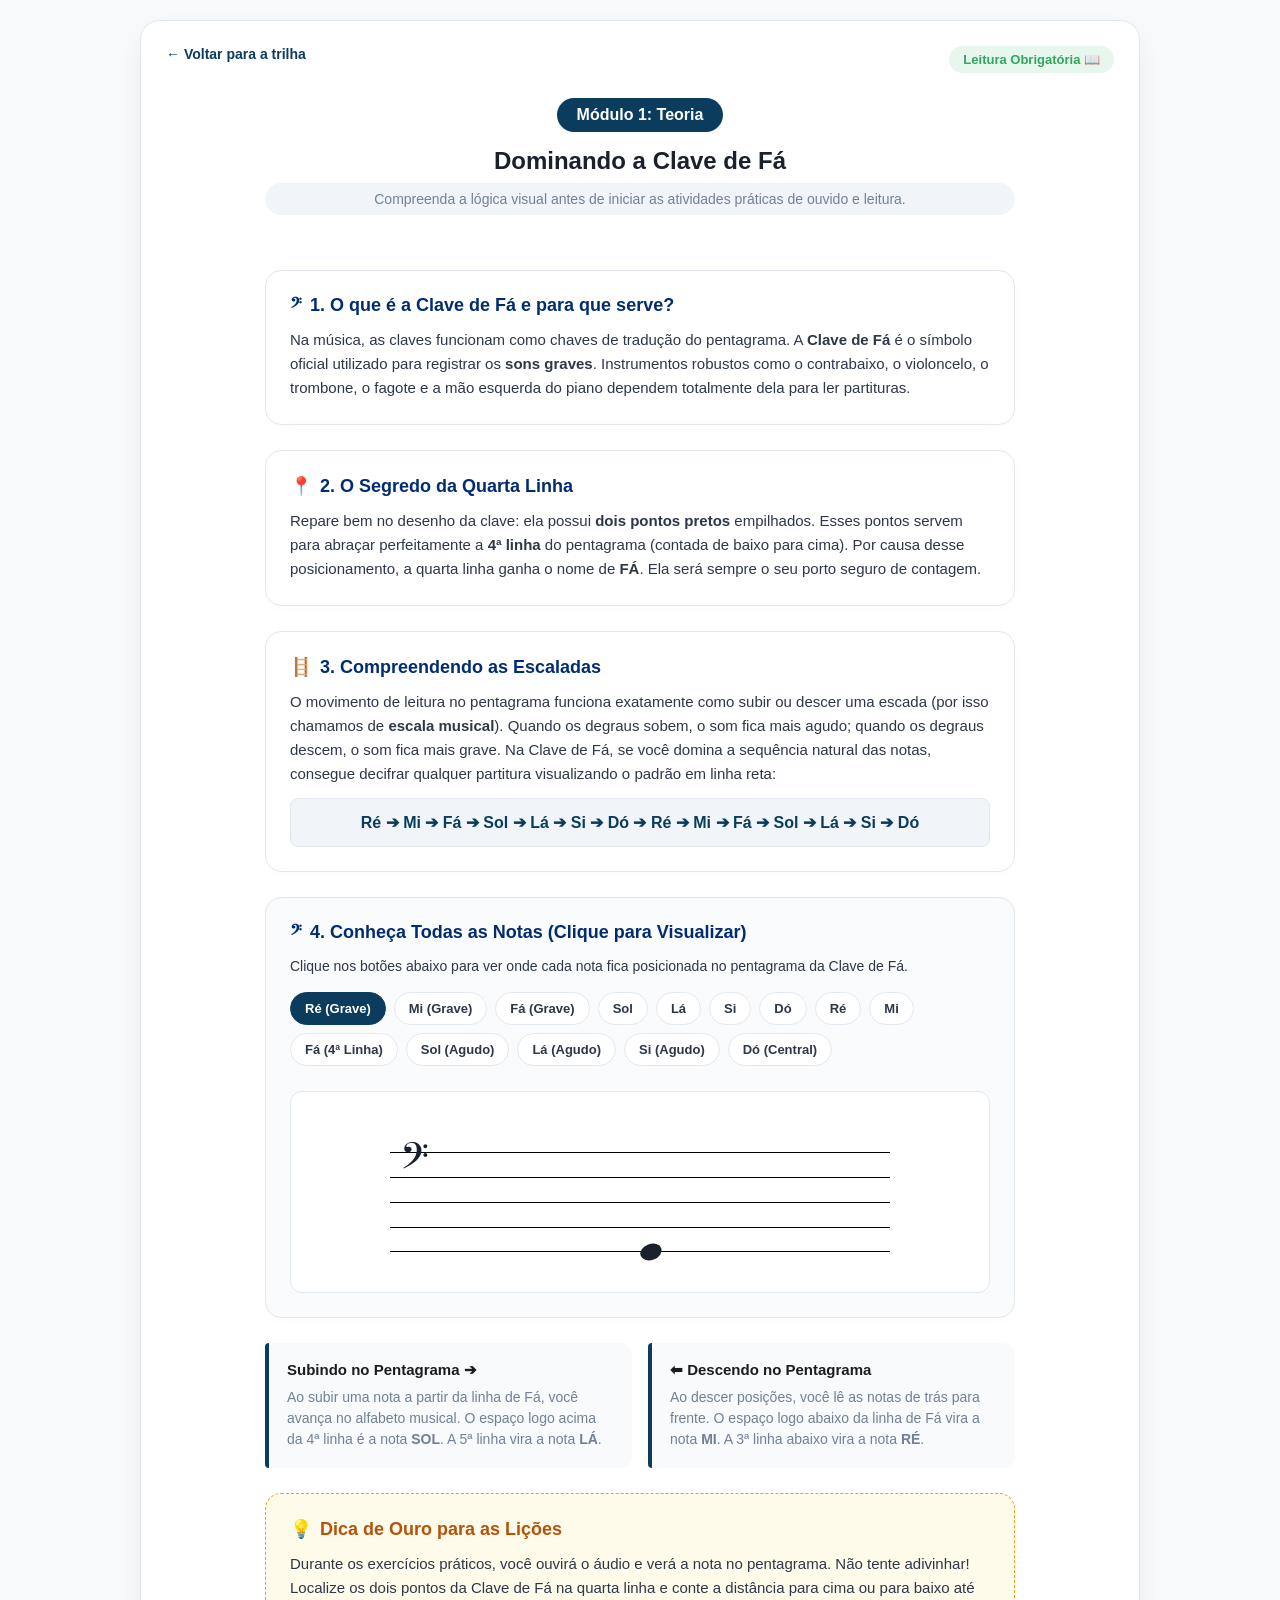
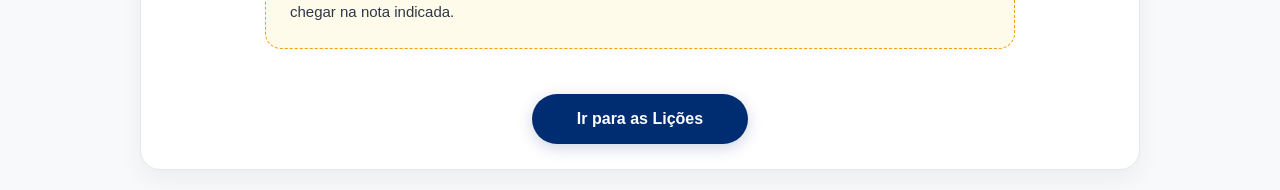
<file: frontend/atividades/atividade-texto.html>
<!DOCTYPE html>
<html lang="pt-BR">
<head>
    <meta charset="UTF-8">
    <meta name="viewport" content="width=device-width, initial-scale=1.0">
    <title>Introdução Teórica: Clave de Fá</title>
    <meta name="robots" content="noindex">
    <link rel="icon" href="../imagem/logo.png">
    
    <!-- CSS Global (Garante as variáveis como --primary-blue) -->
    <link rel="stylesheet" href="../css/style-texto.css">
    <link rel="stylesheet" href="../css/accessibility.css">
</head>
<body>

    <!-- =======================================================
       TELA DE CARREGAMENTO DINÂMICA (WAVE LOADER SCREEN)
    ======================================================= -->
    <div class="wave-loader-screen" id="waveLoaderScreen" style="display: none;">
        <div class="bg-wave-decoration"></div>
        <div class="bg-wave-decoration-2"></div>
        
        <div class="loader-center-box">
            <div class="animated-clef">𝄢</div>
            <p class="loader-headline" id="loaderHeadline">Sincronizando as pautas graves...</p>
            <div class="wave-bar-container">
                <div class="wave-bar-fill" id="waveBarFill"></div>
            </div>
        </div>
    </div>

    <!-- =======================================================
       CONTEÚDO PRINCIPAL DO APLICATIVO
    ======================================================= -->
    <div class="app-container">
        <header class="app-header">
            <a href="../html/trilha_de_aulas.html" class="btn-back" style="text-decoration: none; display: inline-block;">← Voltar para a trilha</a>
            <span class="badge-reading">Leitura Obrigatória 📖</span>
        </header>

        <main class="text-main-content">
            <!-- Cabeçalho Informativo -->
            <section class="intro-heading">
                <div class="lesson-number">Módulo 1: Teoria</div>
                <h1 class="title">Dominando a Clave de Fá</h1>
                <p class="instruction">Compreenda a lógica visual antes de iniciar as atividades práticas de ouvido e leitura.</p>
            </section>

            <!-- Card 1: Conceito Base -->
            <article class="info-card">
                <h3><span>𝄢</span> 1. O que é a Clave de Fá e para que serve?</h3>
                <p>Na música, as claves funcionam como chaves de tradução do pentagrama. A <strong>Clave de Fá</strong> é o símbolo oficial utilizado para registrar os <strong>sons graves</strong>. Instrumentos robustos como o contrabaixo, o violoncelo, o trombone, o fagote e a mão esquerda do piano dependem totalmente dela para ler partituras.</p>
            </article>

            <!-- Card 2: A Quarta Linha -->
            <article class="info-card">
                <h3><span>📍</span> 2. O Segredo da Quarta Linha</h3>
                <p>Repare bem no desenho da clave: ela possui <strong>dois pontos pretos</strong> empilhados. Esses pontos servem para abraçar perfeitamente a <strong>4ª linha</strong> do pentagrama (contada de baixo para cima). Por causa desse posicionamento, a quarta linha ganha o nome de <strong>FÁ</strong>. Ela será sempre o seu porto seguro de contagem.</p>
            </article>

            <!-- Card 3: As Escaladas Musicais -->
            <article class="info-card">
                <h3><span>🪜</span> 3. Compreendendo as Escaladas</h3>
                <p>O movimento de leitura no pentagrama funciona exatamente como subir ou descer uma escada (por isso chamamos de <strong>escala musical</strong>). Quando os degraus sobem, o som fica mais agudo; quando os degraus descem, o som fica mais grave. Na Clave de Fá, se você domina a sequência natural das notas, consegue decifrar qualquer partitura visualizando o padrão em linha reta:</p>
                <div class="escala-sequencia-box">
                    Ré ➔ Mi ➔ Fá ➔ Sol ➔ Lá ➔ Si ➔ Dó ➔ Ré ➔ Mi ➔ Fá ➔ Sol ➔ Lá ➔ Si ➔ Dó
                </div>
            </article>

            <!-- Card 4: Mini Pauta Interativa com Todas as Notas -->
            <article class="info-card pauta-interativa-card">
                <h3><span>𝄢</span> 4. Conheça Todas as Notas (Clique para Visualizar)</h3>
                <p class="pauta-subtext">Clique nos botões abaixo para ver onde cada nota fica posicionada no pentagrama da Clave de Fá.</p>
                
                <!-- Seleção de Todas as Notas da Clave de Fá -->
                <div class="pauta-controls">
                    <button class="nota-selector active" data-pos="position-Re1">Ré (Grave)</button>
                    <button class="nota-selector" data-pos="position-Mi1">Mi (Grave)</button>
                    <button class="nota-selector" data-pos="position-Fa1">Fá (Grave)</button>
                    <button class="nota-selector" data-pos="position-Sol1">Sol</button>
                    <button class="nota-selector" data-pos="position-La1">Lá</button>
                    <button class="nota-selector" data-pos="position-Si1">Si</button>
                    <button class="nota-selector" data-pos="position-Do2">Dó</button>
                    <button class="nota-selector" data-pos="position-Re2">Ré</button>
                    <button class="nota-selector" data-pos="position-Mi2">Mi</button>
                    <button class="nota-selector" data-pos="position-Fa2">Fá (4ª Linha)</button>
                    <button class="nota-selector" data-pos="position-Sol2">Sol (Agudo)</button>
                    <button class="nota-selector" data-pos="position-La2">Lá (Agudo)</button>
                    <button class="nota-selector" data-pos="position-Si2">Si (Agudo)</button>
                    <button class="nota-selector" data-pos="position-Do3">Dó (Central)</button>
                </div>

                <!-- Mini Pauta Estrutural Calibrada -->
                <div class="mini-staff-wrapper">
                    <div class="staff-container mini-staff">
                        <div class="clef">𝄢</div>
                        <div class="line"></div>
                        <div class="line"></div>
                        <div class="line"></div>
                        <div class="line"></div>
                        <div class="line"></div>
                        <!-- Nota com posição padrão inicializada no Ré Grave -->
                        <div id="miniNoteElement" class="note position-Re1"></div>
                    </div>
                </div>
            </article>

            <!-- Direcionamentos Rápidos (Flex/Grid) -->
            <section class="split-container">
                <div class="split-card">
                    <h4>Subindo no Pentagrama ➔</h4>
                    <p>Ao subir uma nota a partir da linha de Fá, você avança no alfabeto musical. O espaço logo acima da 4ª linha é a nota <strong>SOL</strong>. A 5ª linha vira a nota <strong>LÁ</strong>.</p>
                </div>
                <div class="split-card">
                    <h4>⬅ Descendo no Pentagrama</h4>
                    <p>Ao descer posições, você lê as notas de trás para frente. O espaço logo abaixo da linha de Fá vira a nota <strong>MI</strong>. A 3ª linha abaixo vira a nota <strong>RÉ</strong>.</p>
                </div>
            </section>

            <!-- Card de Dica de Ouro -->
            <article class="info-card highlight-card">
                <h3><span>💡</span> Dica de Ouro para as Lições</h3>
                <p>Durante os exercícios práticos, você ouvirá o áudio e verá a nota no pentagrama. Não tente adivinhar! Localize os dois pontos da Clave de Fá na quarta linha e conte a distância para cima ou para baixo até chegar na nota indicada.</p>
            </article>

            <!-- Botão de Redirecionamento -->
            <div class="action-wrapper">
                <button type="button" class="btn-start-lessons" id="btnIrParaLicoes">Ir para as Lições</button>
            </div>
        </main>
    </div>

    <!-- Script Lógico colocado estritamente antes do fim do body para encontrar os IDs -->
    <script src="../js/atividade-texto.js"></script>
</body>
</html>
</file>
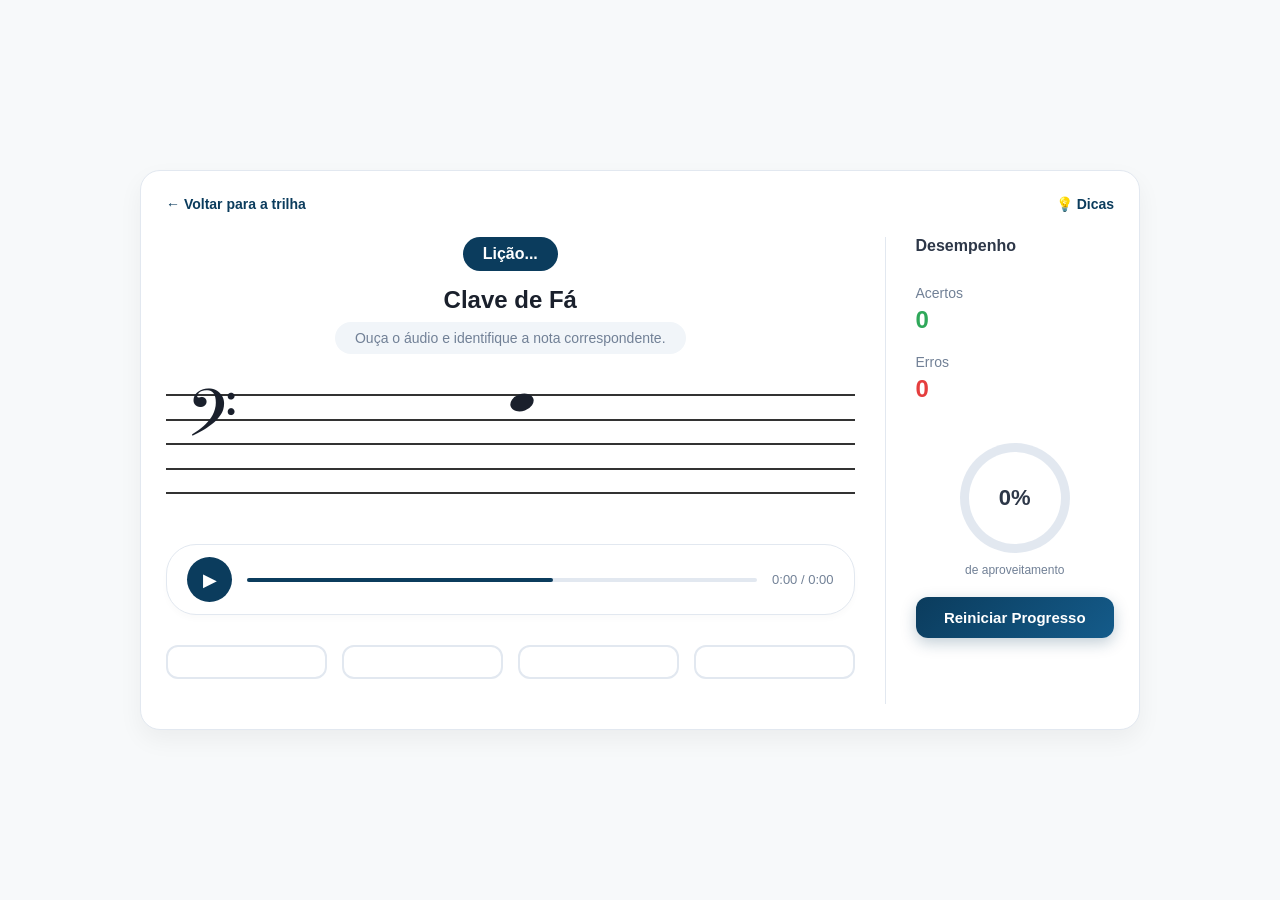
<file: frontend/atividades/atividades-nota.html>
<!DOCTYPE html>
<html lang="pt-BR">
<head>
<meta charset="UTF-8">
<meta name="viewport" content="width=device-width, initial-scale=1.0">
<title>Exercício: Leitura de Notas</title>
<meta name="robots" content="noindex">
<link rel="icon" href="../imagem/logo.png">
<link rel="stylesheet" href="../css/style.css">
    <link rel="stylesheet" href="../css/accessibility.css">
</head>
<body>
<div class="app-container">
<!-- Cabeçalho do aplicativo -->
<header class="app-header">
<a href="../html/trilha_de_aulas.html" class="btn-back" style="text-decoration: none; display: inline-block;">← Voltar para a trilha</a>
<button class="btn-help" id="btnHelp">💡 Dicas</button>
</header>
 
        <main class="main-content">
<!-- Seção principal do exercício -->
<section class="exercise-section">
<!-- Identificação dinâmica -->
<div class="lesson-number" id="lessonNumber">Lição...</div>
<h1 class="title" id="lessonTitle">Clave de Fá</h1>
<p class="instruction">Ouça o áudio e identifique a nota correspondente.</p>
<!-- Caixa de dica reflexiva -->
<div id="helpBox" class="help-box" style="display: none;">
    💡 <strong>Dica:</strong> <span id="helpText"></span>
</div>
 
 
 
                <!-- Pentagrama musical estrutural -->
<div class="staff-container">
<div class="clef">𝄢</div>
<div class="line"></div>
<div class="line"></div>
<div class="line"></div>
<div class="line"></div>
<div class="line"></div>
<div id="noteElement" class="note"></div>
</div>
 
                <!-- Player de áudio integrado -->
<div class="audio-player">
<button class="play-btn" id="playBtn"><span class="play-icon">▶</span></button>
<div class="audio-wave">
<div class="wave-line"></div>
</div>
<span class="audio-time" id="audioTime">0:00 / 0:00</span>
<audio id="audioTrack" src=""></audio>
</div>
 
                <!-- Botões puros, o clique será injetado pelo JS -->
<div class="options-container" id="optionsContainer">
<button class="option-btn"></button>
<button class="option-btn"></button>
<button class="option-btn"></button>
<button class="option-btn"></button>
</div>
 
                <!-- Painel de Feedback dinâmico -->
<div class="feedback-panel" id="feedbackPanel" style="display: none;">
<div class="feedback-text">
<span class="feedback-icon" id="feedbackIcon"></span>
<div>
<strong id="feedbackTitle"></strong>
<p id="feedbackMessage"></p>
</div>
</div>
<button class="next-btn" id="actionBtn">Próxima</button>
</div>
</section>
 
            <!-- Barra lateral de desempenho -->
<aside class="performance-section">
<h2 class="perf-title">Desempenho</h2>
<div class="stat-group">
<span class="stat-label">Acertos</span>
<span class="stat-value success-text" id="correctCount">0</span>
</div>
 
                <div class="stat-group">
<span class="stat-label">Erros</span>
<span class="stat-value danger-text" id="wrongCount">0</span>
</div>
 
                <div class="progress-container">
<div class="progress-ring" id="progressRing" style="--percent: 0;">
<div class="progress-inner">
<span class="percentage-value" id="percentageValue">0%</span>
</div>
</div>
<p class="progress-label">de aproveitamento</p>
<button id="resetBtn">Reiniciar Progresso</button>
</div>
</aside>
</main>
</div>
 
    <!-- Scripts modulares -->
    <script src="../js/licoes-data.js"></script>
    <script src="../js/atividades-nota.js"></script>
    </body>
</html>
</file>
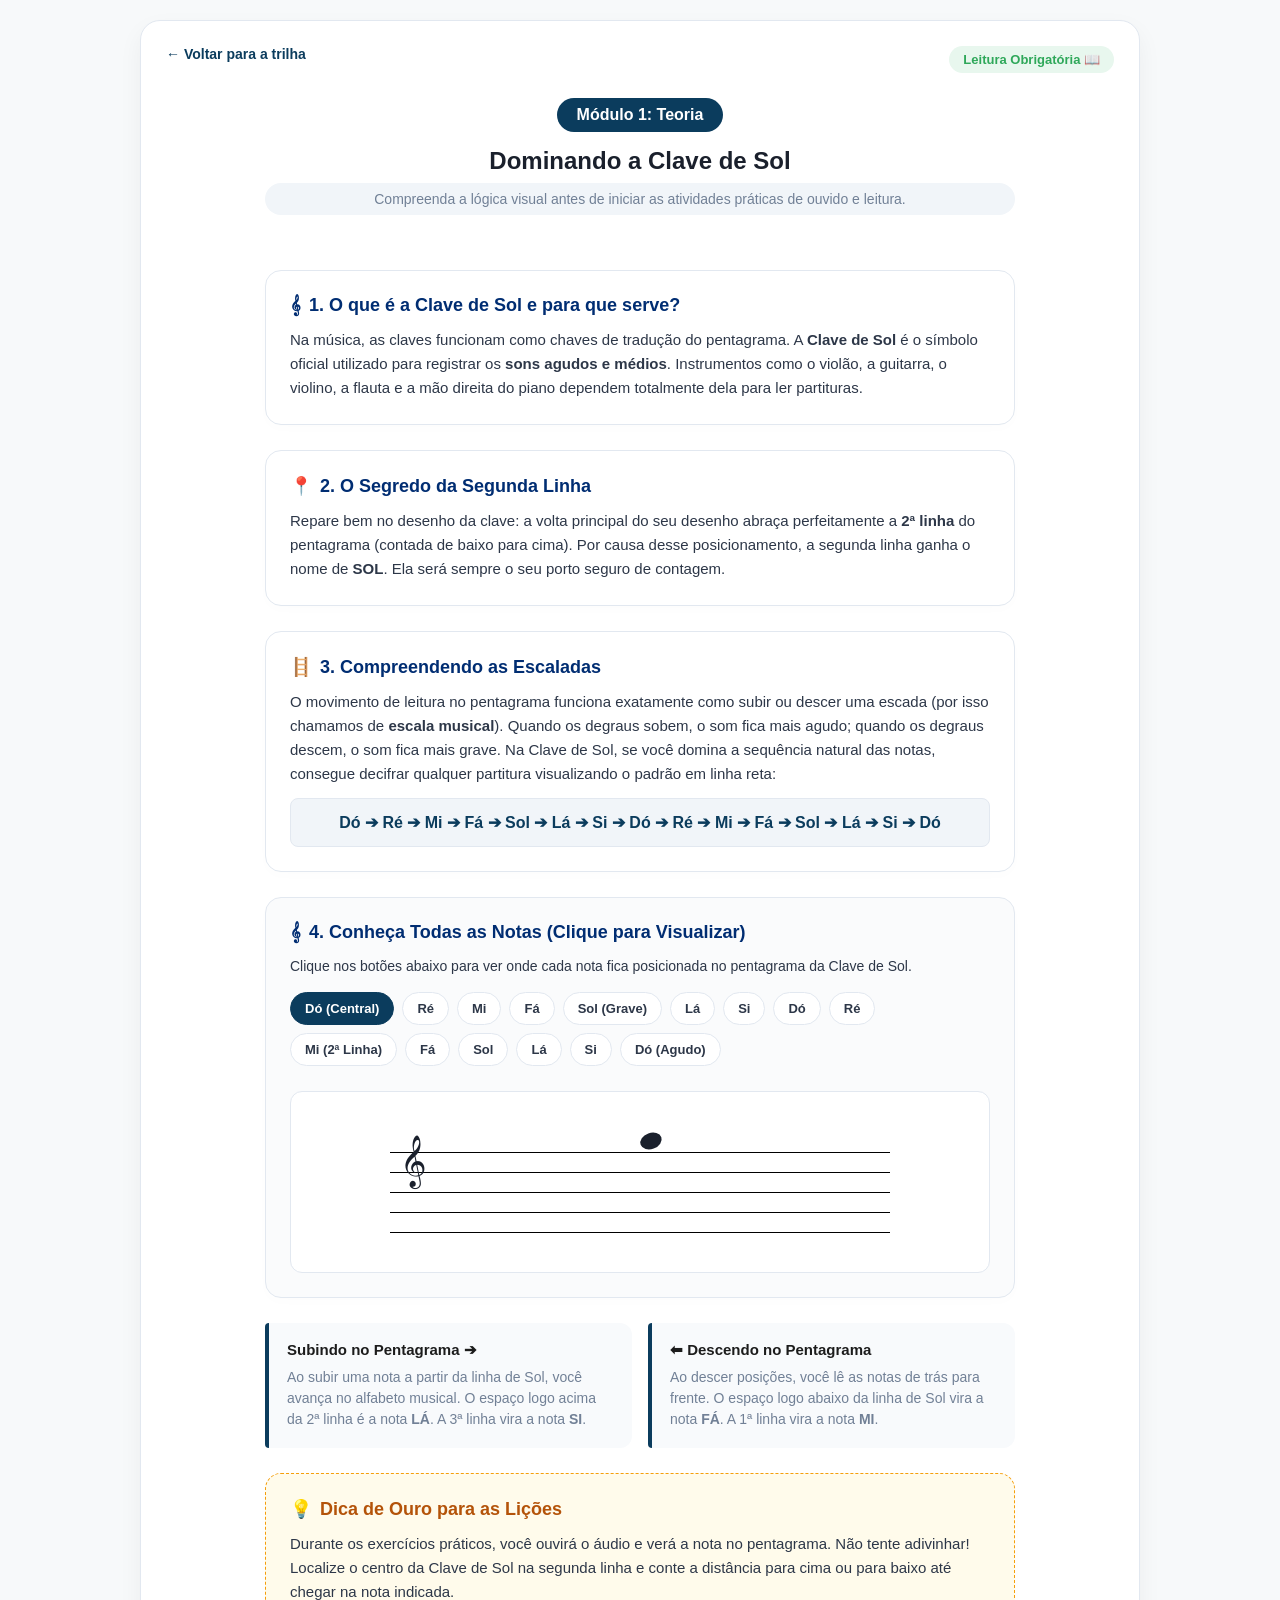
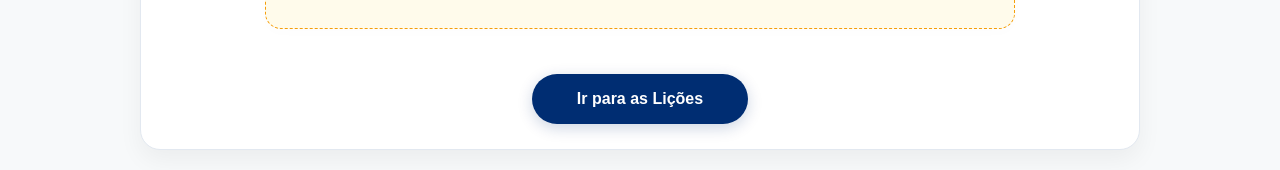
<file: frontend/atividades/atividades-texto-sol.html>
<!DOCTYPE html>
<html lang="pt-BR">
<head>
    <meta charset="UTF-8">
    <meta name="viewport" content="width=device-width, initial-scale=1.0">
    <title>Introdução Teórica: Clave de Sol</title>
    <meta name="robots" content="noindex">
    <link rel="icon" href="../imagem/logo.png">
    
    <!-- CSS Global (Garante as variáveis como --primary-blue) -->
    <link rel="stylesheet" href="../css/style-texto.css">
    
    <!-- CSS Específico -->
    <link rel="stylesheet" href="../css/style.css">
    <link rel="stylesheet" href="../css/accessibility.css">
</head>
<body>

    <!-- =======================================================
        TELA DE CARREGAMENTO DINÂMICA (WAVE LOADER SCREEN)
    ======================================================= -->
    <div class="wave-loader-screen" id="waveLoaderScreen" style="display: none;">
        <div class="bg-wave-decoration"></div>
        <div class="bg-wave-decoration-2"></div>
        
        <div class="loader-center-box">
            <div class="animated-clef">𝄞</div>
            <p class="loader-headline" id="loaderHeadline">Sincronizando as pautas agudas...</p>
            <div class="wave-bar-container">
                <div class="wave-bar-fill" id="waveBarFill"></div>
            </div>
        </div>
    </div>

    <!-- =======================================================
        CONTEÚDO PRINCIPAL DO APLICATIVO
    ======================================================= -->
    <div class="app-container">
        <header class="app-header">
            <a href="../html/trilha_de_aulas.html" class="btn-back" style="text-decoration: none; display: inline-block;">← Voltar para a trilha</a>
            <span class="badge-reading">Leitura Obrigatória 📖</span>
        </header>

        <main class="text-main-content">
            <!-- Cabeçalho Informativo -->
            <section class="intro-heading">
                <div class="lesson-number">Módulo 1: Teoria</div>
                <h1 class="title">Dominando a Clave de Sol</h1>
                <p class="instruction">Compreenda a lógica visual antes de iniciar as atividades práticas de ouvido e leitura.</p>
            </section>

            <!-- Card 1: Conceito Base -->
            <article class="info-card">
                <h3><span>𝄞</span> 1. O que é a Clave de Sol e para que serve?</h3>
                <p>Na música, as claves funcionam como chaves de tradução do pentagrama. A <strong>Clave de Sol</strong> é o símbolo oficial utilizado para registrar os <strong>sons agudos e médios</strong>. Instrumentos como o violão, a guitarra, o violino, a flauta e a mão direita do piano dependem totalmente dela para ler partituras.</p>
            </article>

            <!-- Card 2: A Segunda Linha -->
            <article class="info-card">
                <h3><span>📍</span> 2. O Segredo da Segunda Linha</h3>
                <p>Repare bem no desenho da clave: a volta principal do seu desenho abraça perfeitamente a <strong>2ª linha</strong> do pentagrama (contada de baixo para cima). Por causa desse posicionamento, a segunda linha ganha o nome de <strong>SOL</strong>. Ela será sempre o seu porto seguro de contagem.</p>
            </article>

            <!-- Card 3: As Escaladas Musicais -->
            <article class="info-card">
                <h3><span>🪜</span> 3. Compreendendo as Escaladas</h3>
                <p>O movimento de leitura no pentagrama funciona exatamente como subir ou descer uma escada (por isso chamamos de <strong>escala musical</strong>). Quando os degraus sobem, o som fica mais agudo; quando os degraus descem, o som fica mais grave. Na Clave de Sol, se você domina a sequência natural das notas, consegue decifrar qualquer partitura visualizando o padrão em linha reta:</p>
                <div class="escala-sequencia-box">
                    Dó ➔ Ré ➔ Mi ➔ Fá ➔ Sol ➔ Lá ➔ Si ➔ Dó ➔ Ré ➔ Mi ➔ Fá ➔ Sol ➔ Lá ➔ Si ➔ Dó
                </div>
            </article>

            <!-- Card 4: Mini Pauta Interativa com Todas as Notas -->
            <article class="info-card pauta-interativa-card">
                <h3><span>𝄞</span> 4. Conheça Todas as Notas (Clique para Visualizar)</h3>
                <p class="pauta-subtext">Clique nos botões abaixo para ver onde cada nota fica posicionada no pentagrama da Clave de Sol.</p>
                
                <!-- Seleção de Todas as Notas da Clave de Sol -->
                <div class="pauta-controls">
                    <button class="nota-selector active" data-pos="position-Do1">Dó (Central)</button>
                    <button class="nota-selector" data-pos="position-Re1">Ré</button>
                    <button class="nota-selector" data-pos="position-Mi1">Mi</button>
                    <button class="nota-selector" data-pos="position-Fa1">Fá</button>
                    <button class="nota-selector" data-pos="position-Sol1">Sol (Grave)</button>
                    <button class="nota-selector" data-pos="position-La1">Lá</button>
                    <button class="nota-selector" data-pos="position-Si1">Si</button>
                    <button class="nota-selector" data-pos="position-Do2">Dó</button>
                    <button class="nota-selector" data-pos="position-Re2">Ré</button>
                    <button class="nota-selector" data-pos="position-Mi2">Mi (2ª Linha)</button>
                    <button class="nota-selector" data-pos="position-Fa2">Fá</button>
                    <button class="nota-selector" data-pos="position-Sol2">Sol</button>
                    <button class="nota-selector" data-pos="position-La2">Lá</button>
                    <button class="nota-selector" data-pos="position-Si2">Si</button>
                    <button class="nota-selector" data-pos="position-Do3">Dó (Agudo)</button>
                </div>

                <!-- Mini Pauta Estrutural Calibrada -->
                <div class="mini-staff-wrapper">
                    <div class="staff-container mini-staff">
                        <div class="clef">𝄞</div>
                        <div class="line"></div>
                        <div class="line"></div>
                        <div class="line"></div>
                        <div class="line"></div>
                        <div class="line"></div>
                        <!-- Nota com posição padrão inicializada no Dó Central -->
                        <div id="miniNoteElement" class="note position-Do1"></div>
                    </div>
                </div>
            </article>

            <!-- Direcionamentos Rápidos (Flex/Grid) -->
            <section class="split-container">
                <div class="split-card">
                    <h4>Subindo no Pentagrama ➔</h4>
                    <p>Ao subir uma nota a partir da linha de Sol, você avança no alfabeto musical. O espaço logo acima da 2ª linha é a nota <strong>LÁ</strong>. A 3ª linha vira a nota <strong>SI</strong>.</p>
                </div>
                <div class="split-card">
                    <h4>⬅ Descendo no Pentagrama</h4>
                    <p>Ao descer posições, você lê as notas de trás para frente. O espaço logo abaixo da linha de Sol vira a nota <strong>FÁ</strong>. A 1ª linha vira a nota <strong>MI</strong>.</p>
                </div>
            </section>

            <!-- Card de Dica de Ouro -->
            <article class="info-card highlight-card">
                <h3><span>💡</span> Dica de Ouro para as Lições</h3>
                <p>Durante os exercícios práticos, você ouvirá o áudio e verá a nota no pentagrama. Não tente adivinhar! Localize o centro da Clave de Sol na segunda linha e conte a distância para cima ou para baixo até chegar na nota indicada.</p>
            </article>

            <!-- Botão de Redirecionamento -->
            <div class="action-wrapper">
                <button type="button" class="btn-start-lessons" id="btnIrParaLicoes">Ir para as Lições</button>
            </div>
        </main>
    </div>

    <!-- Script Lógico colocado estritamente antes do fim do body para encontrar os IDs -->
    <script src="../js/atividades-texto-sol.js"></script>
</body>
</html>
</file>
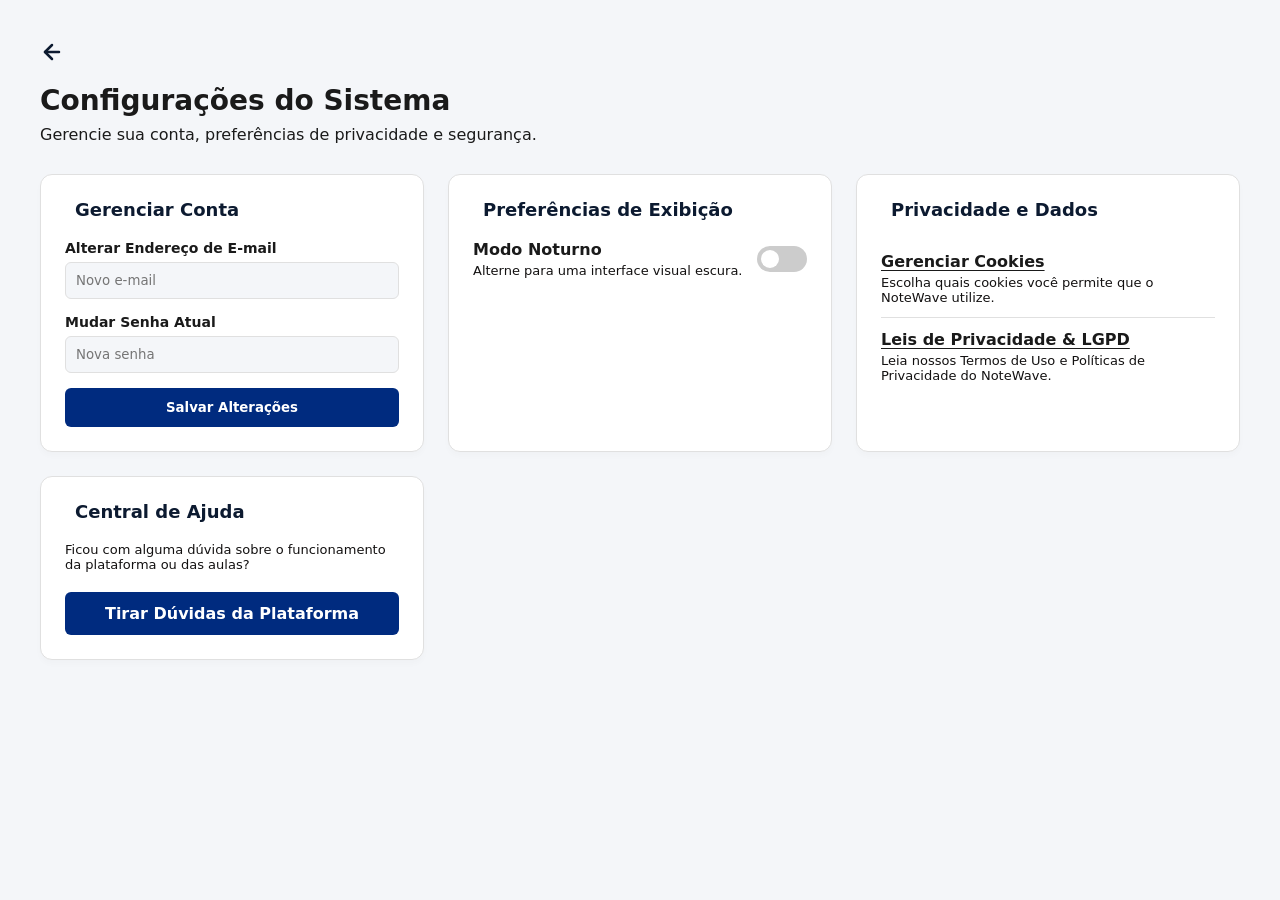
<file: frontend/html/configuracoes.html>
<!DOCTYPE html>
<html lang="pt-BR">
<head>
    <meta charset="UTF-8">
    <meta name="viewport" content="width=device-width, initial-scale=1.0">
    <title>Configurações - Plataforma</title>
    <meta name="robots" content="noindex">
    <link rel="icon" href="../imagem/logo.png">
    
    <!-- Buscando o CSS na pasta correta -->
    <link rel="stylesheet" href="../css/configuracoes.css">
    <link rel="stylesheet" href="../css/accessibility.css">
</head>
<body>

    <div class="container-principal">
        
        <!-- Área de Conteúdo Principal (Tela Cheia) -->
        <main class="conteudo-principal">
            <header class="config-header">
                <!-- BOTÃO VOLTAR -->
                <a href="../html/trilha_de_aulas.html" class="btn-voltar-card" aria-label="Voltar">
    <svg width="24" height="24" viewBox="0 0 24 24" fill="none" stroke="currentColor" stroke-width="2.5" stroke-linecap="round" stroke-linejoin="round">
        <line x1="19" y1="12" x2="5" y2="12"></line>
        <polyline points="12 19 5 12 12 5"></polyline>
    </svg>
</a>

                <h1>Configurações do Sistema</h1>
                <p>Gerencie sua conta, preferências de privacidade e segurança.</p>
            </header>

            <div class="config-grid">
                
                <!-- SEÇÃO 1: GERENCIAR CONTA -->
                <section class="config-card">
                    <h2><i class="fa-solid fa-user-gear" aria-hidden="true"></i> Gerenciar Conta</h2>
                    <form class="config-form" id="form-configuracoes">
                        <div class="form-group">
                            <label Silicon for="email">Alterar Endereço de E-mail</label>
                            <input type="email" id="email" placeholder="Novo e-mail" required>
                        </div>
                        <div class="form-group">
                            <label for="password">Mudar Senha Atual</label>
                            <input type="password" id="password" placeholder="Nova senha">
                        </div>
                        <button type="submit" class="btn-salvar">Salvar Alterações</button>
                    </form>
                </section>

                <!-- SEÇÃO 2: PREFERÊNCIAS (MODO NOTURNO) -->
                <section class="config-card">
                    <h2><i class="fa-solid fa-sliders" aria-hidden="true"></i> Preferências de Exibição</h2>
                    <div class="toggle-control">
                        <div class="toggle-label">
                            <span class="title" style="display: block; font-weight: 600;">Modo Noturno</span>
                            <span class="description">Alterne para uma interface visual escura.</span>
                        </div>
                        <label class="switch" for="theme-toggle">
                            <input type="checkbox" id="theme-toggle" aria-label="Ativar modo noturno">
                            <span class="slider round"></span>
                        </label>
                    </div>
                </section>

                <!-- SEÇÃO 3: PRIVACIDADE E COOKIES -->
                    <section class="config-card">
                        <h2><i class="fa-solid fa-shield-halved" aria-hidden="true"></i> Privacidade e Dados</h2>
                        <div class="links-privacidade">
                            <!-- Caminho para a página de Cookies -->
                            <a href="../html/cookies.html" class="link-item" aria-label="Gerenciar preferências de cookies">
                                <div>
                                    <span class="title" style="display: block; font-weight: 600;">Gerenciar Cookies</span>
                                    <span class="description">Escolha quais cookies você permite que o NoteWave utilize.</span>
                                </div>
                                <i class="fa-solid fa-chevron-right" aria-hidden="true"></i>
                            </a>
                            
                            <!-- Caminho para a página de LGPD -->
                            <a href="../html/privacidade.html" class="link-item" aria-label="Ler termos de uso e leis de privacidade da LGPD">
                                <div>
                                    <span class="title" style="display: block; font-weight: 600;">Leis de Privacidade & LGPD</span>
                                    <span class="description">Leia nossos Termos de Uso e Políticas de Privacidade do NoteWave.</span>
                                </div>
                                <i class="fa-solid fa-chevron-right" aria-hidden="true"></i>
                            </a>
                        </div>
                    </section>

                <!-- SEÇÃO 4: SUPORTE E DÚVIDAS -->
                <section class="config-card">
                    <h2><i class="fa-solid fa-circle-question" aria-hidden="true"></i> Central de Ajuda</h2>
                    <p class="description" style="margin-bottom: 20px;">Ficou com alguma dúvida sobre o funcionamento da plataforma ou das aulas?</p>
                    <a href="#" class="btn-suporte" aria-label="Abrir central de atendimento do suporte"><i class="fa-solid fa-headset" aria-hidden="true"></i> Tirar Dúvidas da Plataforma</a>
                </section>

            </div>
        </main>
    </div>

    <!-- Script da página de configurações -->
    <script src="../js/configuracoes.js"></script>
</body>
</html>
</file>
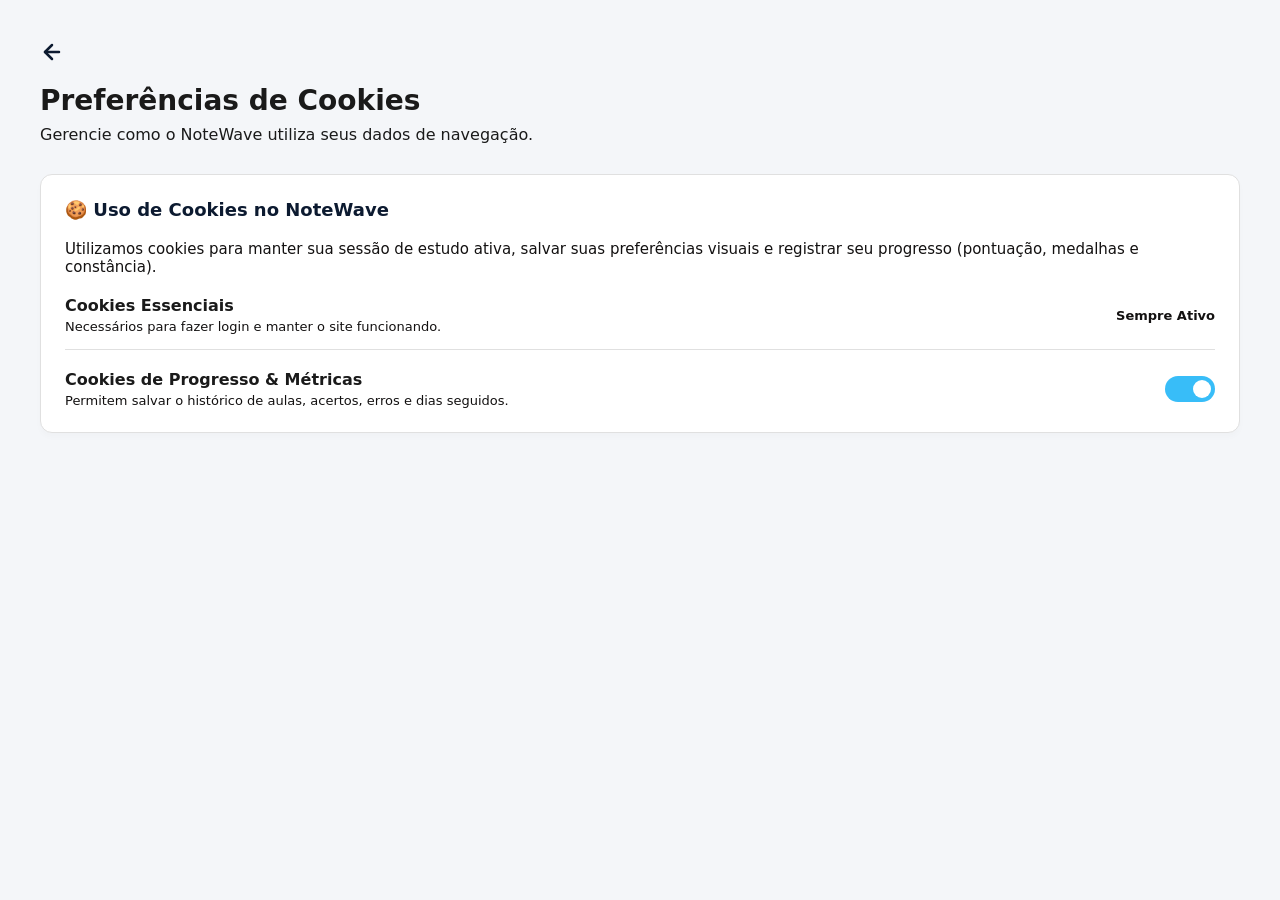
<file: frontend/html/cookies.html>
<!DOCTYPE html>
<html lang="pt-BR">
<head>
    <meta charset="UTF-8">
    <meta name="viewport" content="width=device-width, initial-scale=1.0">
    <title>Gerenciar Cookies - NoteWave</title>
    <link rel="icon" href="../imagem/logo.png">
    
    <!-- CSS Principal do projeto -->
    <link rel="stylesheet" href="../css/configuracoes.css">
    <link rel="stylesheet" href="../css/accessibility.css">
</head>
<body>

    <div class="container-principal">
        <main class="conteudo-principal">
            <header class="config-header">
                <!-- 1. QUADRADO DE CIMA: BOTÃO VOLTAR COM SETA SVG -->
                <a href="../html/configuracoes.html" class="btn-voltar-card" aria-label="Voltar para configurações">
                    <svg width="24" height="24" viewBox="0 0 24 24" fill="none" stroke="currentColor" stroke-width="2.5" stroke-linecap="round" stroke-linejoin="round">
                        <line x1="19" y1="12" x2="5" y2="12"></line>
                        <polyline points="12 19 5 12 12 5"></polyline>
                    </svg>
                </a>
                
                <h1>Preferências de Cookies</h1>
                <p>Gerencie como o NoteWave utiliza seus dados de navegação.</p>
            </header>

            <div class="config-grid">
                <section class="config-card" style="grid-column: 1 / -1;">
                    <!-- 2. QUADRADO DE BAIXO: TÍTULO COM EMOJI DE COOKIE -->
                    <h2>🍪 Uso de Cookies no NoteWave</h2>
                    
                    <p class="description" style="font-size: 15px; margin-bottom: 20px;">
                        Utilizamos cookies para manter sua sessão de estudo ativa, salvar suas preferências visuais e registrar seu progresso (pontuação, medalhas e constância).
                    </p>

                    <!-- Opção 1: Essenciais -->
                    <div class="toggle-control" style="margin-bottom: 20px; border-bottom: 1px solid var(--border-color); padding-bottom: 15px;">
                        <div class="toggle-label">
                            <span style="display: block; font-weight: 600;">Cookies Essenciais</span>
                            <span class="description">Necessários para fazer login e manter o site funcionando.</span>
                        </div>
                        <span style="font-size: 13px; color: var(--text-secondary); font-weight: 600;">Sempre Ativo</span>
                    </div>

                    <!-- Opção 2: Desempenho e Gamificação -->
                    <div class="toggle-control">
                        <div class="toggle-label">
                            <span style="display: block; font-weight: 600;">Cookies de Progresso & Métricas</span>
                            <span class="description">Permitem salvar o histórico de aulas, acertos, erros e dias seguidos.</span>
                        </div>
                        <label class="switch">
                            <input type="checkbox" checked>
                            <span class="slider round"></span>
                        </label>
                    </div>
                </section>
            </div>
        </main>
    </div>

    <!-- Script do Modo Escuro -->
    <script src="../js/configuracoes.js"></script>
</body>
</html>
</file>
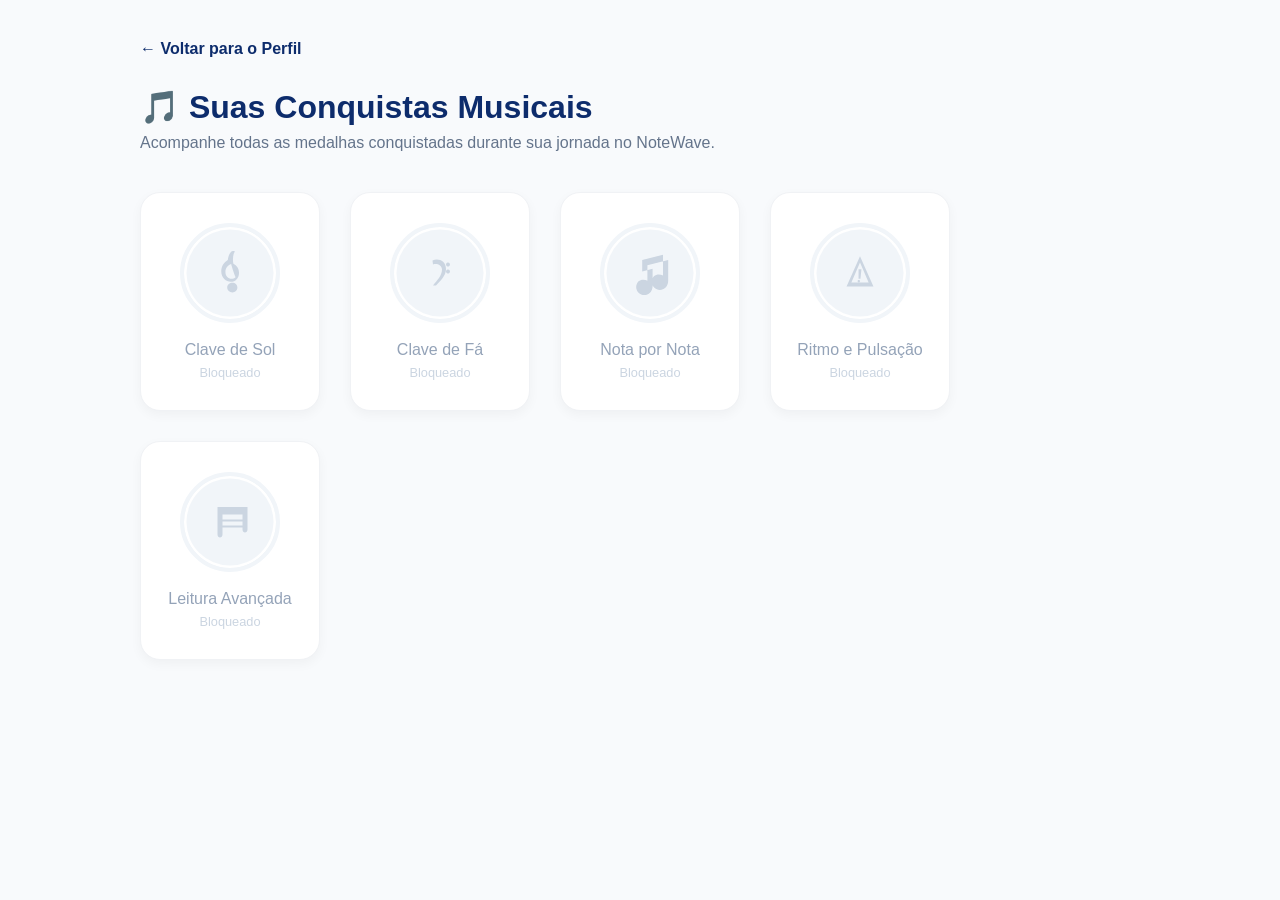
<file: frontend/html/medalhas.html>
<!DOCTYPE html>
<html lang="pt-BR">
<head>
    <meta charset="UTF-8">
    <meta name="viewport" content="width=device-width, initial-scale=1.0">
    <title>NoteWave - Minhas Medalhas</title>
    <meta name="robots" content="noindex">
    <link rel="icon" href="../imagem/logo.png">
    <link rel="stylesheet" href="../css/medalhas.css">
    <link rel="stylesheet" href="../css/accessibility.css">
</head>
<body>

<div class="container">

    <a href="perfil.html" class="btn-voltar">← Voltar para o Perfil</a>

    <header class="page-header">
        <h1>🎵 Suas Conquistas Musicais</h1>
        <p>Acompanhe todas as medalhas conquistadas durante sua jornada no NoteWave.</p>
    </header>

    <div class="grid-medalhas">

        <!-- Medalha 1 -->
        <div class="card-medalha"
            data-chave-medalha="medalha_clave_sol"
            data-status="bloqueado"
            data-titulo="Clave de Sol"
            data-conquistou="Você dominou a leitura das notas agudas!"
            data-aprendeu="Leitura da pauta, identificação das notas e localização da Clave de Sol."
            data-incentivo="Continue praticando! Grandes músicos começaram exatamente assim.">

            <div class="icone-medalha">
                <svg viewBox="0 0 100 100" style="width: 55px; height: 55px;">
                    <path fill="currentColor" d="M54.5,9 C50.1,9 46.2,16.5 45.1,25.4 C38.3,29.8 33.2,36.5 33.2,46.1 C33.2,58.3 42.1,65.2 50.5,65.2 C59.2,65.2 65.5,58.1 65.5,48.5 C65.5,41.3 61.2,35.4 55.3,32.3 C53.2,23.1 55.4,12.5 58.1,9.8 C56.8,9.2 55.7,9 54.5,9 Z M51.5,59.5 C46.2,59.5 40.8,55.1 40.8,47.2 C40.8,40.5 45.1,34.9 51.2,32.8 C53.2,41.2 57.1,51.8 59.2,56.8 C57.2,58.7 54.5,59.5 51.5,59.5 Z M53.5,67 C48.5,67 44,70.5 44,75.5 C44,80.5 48.5,84.5 53.5,84.5 C58.5,84.5 62.5,80.5 62.5,75.5 C62.5,70.5 58.5,67 53.5,67 Z"/>
                </svg>
            </div>
            <h3>Clave de Sol</h3>
            <span class="status">Bloqueado</span>
        </div>

        <!-- Medalha 2 -->
        <div class="card-medalha"
            data-chave-medalha="medalha_clave_fa"
            data-status="bloqueado"
            data-titulo="Clave de Fá"
            data-conquistou="Você conquistou a leitura dos sons graves."
            data-aprendeu="Reconhecimento das notas da Clave de Fá."
            data-incentivo="Seu conhecimento musical está ficando cada vez mais completo!">

            <div class="icone-medalha">
                <svg viewBox="0 0 100 100" style="width: 50px; height: 50px;">
                    <path fill="currentColor" d="M35,25 C45,20 62,24 62,42 C62,56 50,66 42,75 L36,75 C44,65 54,55 54,43 C54,34 43,30 36,33 L35,25 Z M70,33 A 4 4 0 1 1 70,32.9 Z M70,47 A 4 4 0 1 1 70,46.9 Z"/>
                </svg>
            </div>
            <h3>Clave de Fá</h3>
            <span class="status">Bloqueado</span>
        </div>

        <!-- Medalha 3 -->
        <div class="card-medalha"
            data-chave-medalha="medalha_nota_por_nota"
            data-status="bloqueado"
            data-titulo="Nota por Nota"
            data-conquistou="Você completou uma atividade sem errar nenhuma nota."
            data-aprendeu="Precisão, concentração e leitura musical."
            data-incentivo="A prática leva à perfeição. Continue treinando!">

            <div class="icone-medalha">
                <svg viewBox="0 0 100 100" style="width: 52px; height: 52px;">
                    <path fill="currentColor" d="M35,25 L75,15 L75,55 C70,52 62,52 58,56 C52,62 52,72 58,78 C64,84 74,84 80,78 C83,75 85,70 85,65 L85,25 L45,35 L45,65 C40,62 32,62 28,66 C22,72 22,82 28,88 C34,94 44,94 50,88 C53,85 55,80 55,75 L55,42 L35,47 Z"/>
                </svg>
            </div>
            <h3>Nota por Nota</h3>
            <span class="status">Bloqueado</span>
        </div>

        <!-- Medalha 4 -->
        <div class="card-medalha"
            data-chave-medalha="medalha_ritmo"
            data-status="bloqueado"
            data-titulo="Ritmo e Pulsação"
            data-conquistou="Você dominou a pulsação de tempo de forma regular!"
            data-aprendeu="Padrões de compassos simples e figuras de andamento."
            data-incentivo="Seu metrônomo interno está regulado perfeitamente!">

            <div class="icone-medalha">
                <svg viewBox="0 0 100 100" style="width: 48px; height: 48px;">
                    <path fill="currentColor" d="M50,15 L22,78 L78,78 Z M50,28 L68,70 L32,70 Z M47,42 L53,42 L51,62 L47,62 Z M50,67 A 2.5 2.5 0 1 1 50,66.9 Z"/>
                </svg>
            </div>
            <h3>Ritmo e Pulsação</h3>
            <span class="status">Bloqueado</span>
        </div>

        <!-- Medalha 5 -->
        <div class="card-medalha"
            data-chave-medalha="medalha_avancada"
            data-status="bloqueado"
            data-titulo="Leitura Avançada"
            data-conquistou="Você completou com êxito os exercícios mais difíceis da trilha."
            data-aprendeu="Linhas suplementares complexas e velocidade melódica."
            data-incentivo="Partituras complexas não são mais um mistério para você!">

            <div class="icone-medalha">
                <svg viewBox="0 0 100 100" style="width: 50px; height: 50px;">
                    <path fill="currentColor" d="M25,20 L25,75 C25,83 35,83 35,75 L35,35 L75,35 L75,65 C75,73 85,73 85,65 L85,20 Z M35,45 L75,45 L75,49 L35,49 Z M35,57 L75,57 L75,61 L35,61 Z"/>
                </svg>
            </div>
            <h3>Leitura Avançada</h3>
            <span class="status">Bloqueado</span>
        </div>

    </div>
</div>

<!-- Modal Overlay -->
<div class="modal-overlay" id="modalConquista">
    <div class="modal-balao">
        <button id="btnFecharModal" class="btn-fechar">&times;</button>
        <div id="conteudoModal"></div>
    </div>
</div>

<script>
    function atualizarMedalhasPeloProgresso() {
        const cards = document.querySelectorAll('.card-medalha');
        cards.forEach(card => {
            const chave = card.dataset.chaveMedalha;
            const statusTexto = card.querySelector('.status');
            const medalhaConcluida = localStorage.getItem(chave) === 'true';
            
            if (medalhaConcluida) {
                card.classList.remove('bloqueada');
                card.classList.add('ativa');
                card.dataset.status = "desbloqueado";
                if (statusTexto) statusTexto.textContent = 'Desbloqueado';
            } else {
                card.classList.remove('ativa');
                card.classList.add('bloqueada');
                card.dataset.status = "bloqueado";
                if (statusTexto) statusTexto.textContent = 'Bloqueado';
            }
        });
    }

    const cards = document.querySelectorAll(".card-medalha");
    const modal = document.getElementById("modalConquista");
    const conteudoModal = document.getElementById("conteudoModal");
    const btnFechar = document.getElementById("btnFecharModal");
    
    cards.forEach(card => {
        card.addEventListener("click", () => {
            const status = card.dataset.status;
            const titulo = card.dataset.titulo;
    
            if(status === "desbloqueado"){
                conteudoModal.innerHTML = `
                    <div class="modal-header">
                        <span class="tag-sucesso">🎵 Conquista Desbloqueada</span>
                        <h2>${titulo}</h2>
                    </div>
                    <div class="estrelas">⭐ ⭐ ⭐</div>
                    <div class="modal-secao">
                        <h3>🏆 O que você conquistou?</h3>
                        <p>${card.dataset.conquistou || ''}</p>
                    </div>
                    <div class="modal-secao">
                        <h3>📖 O que você aprendeu?</h3>
                        <p>${card.dataset.aprendeu || ''}</p>
                    </div>
                    <div class="modal-secao incentivo">
                        <p>💙 <strong>${card.dataset.incentivo || ''}</strong></p>
                    </div>
                `;
            } else {
                conteudoModal.innerHTML = `
                    <div class="modal-header">
                        <span class="tag-bloqueado">🔒 Medalha Bloqueada</span>
                        <h2>${titulo}</h2>
                    </div>
                    <div class="estrelas bloqueadas">☆ ☆ ☆</div>
                    <div class="modal-secao">
                        <h3>Você ainda não conquistou esta medalha.</h3>
                        <p>Finalize a lição correspondente na trilha com aproveitamento superior a 50% para desbloqueá-la.</p>
                    </div>
                `;
            }
            modal.classList.add("visivel");
        });
    });
    
    btnFechar.addEventListener("click", () => modal.classList.remove("visivel"));
    modal.addEventListener("click", (e) => { if(e.target === modal) modal.classList.remove("visivel"); });
    document.addEventListener("keydown", (e) => { if(e.key === "Escape") modal.classList.remove("visivel"); });
    document.addEventListener('DOMContentLoaded', atualizarMedalhasPeloProgresso);


// Adicione isto no fim da tag <script> existente no seu medalhas.html
    document.addEventListener('DOMContentLoaded', () => {
    const params = new URLSearchParams(window.location.search);
    if (params.get('recompensa') === 'true') {
        const tituloMedalha = params.get('titulo');
        
        // Localiza o card correspondente à medalha que ele acabou de ganhar
        const cardPremiado = Array.from(document.querySelectorAll('.card-medalha')).find(c => c.dataset.titulo === tituloMedalha);
        
        if (cardPremiado) {
            // Rola a página suavemente até ela e aplica um efeito temporário de flash dourado vibrante
            cardPremiado.scrollIntoView({ behavior: 'smooth', block: 'center' });
            cardPremiado.style.transition = "all 0.5s ease";
            cardPremiado.style.borderColor = "#ffd43b";
            cardPremiado.style.boxShadow = "0 0 30px #ffd43b, 0 0 60px rgba(255,212,59,0.4)";
            
            // Força a abertura automática do modal de comemoração após 1 segundo
            setTimeout(() => {
                cardPremiado.click();
            }, 1000);
        }
    }
});

</script>
</body>
</html>
</file>
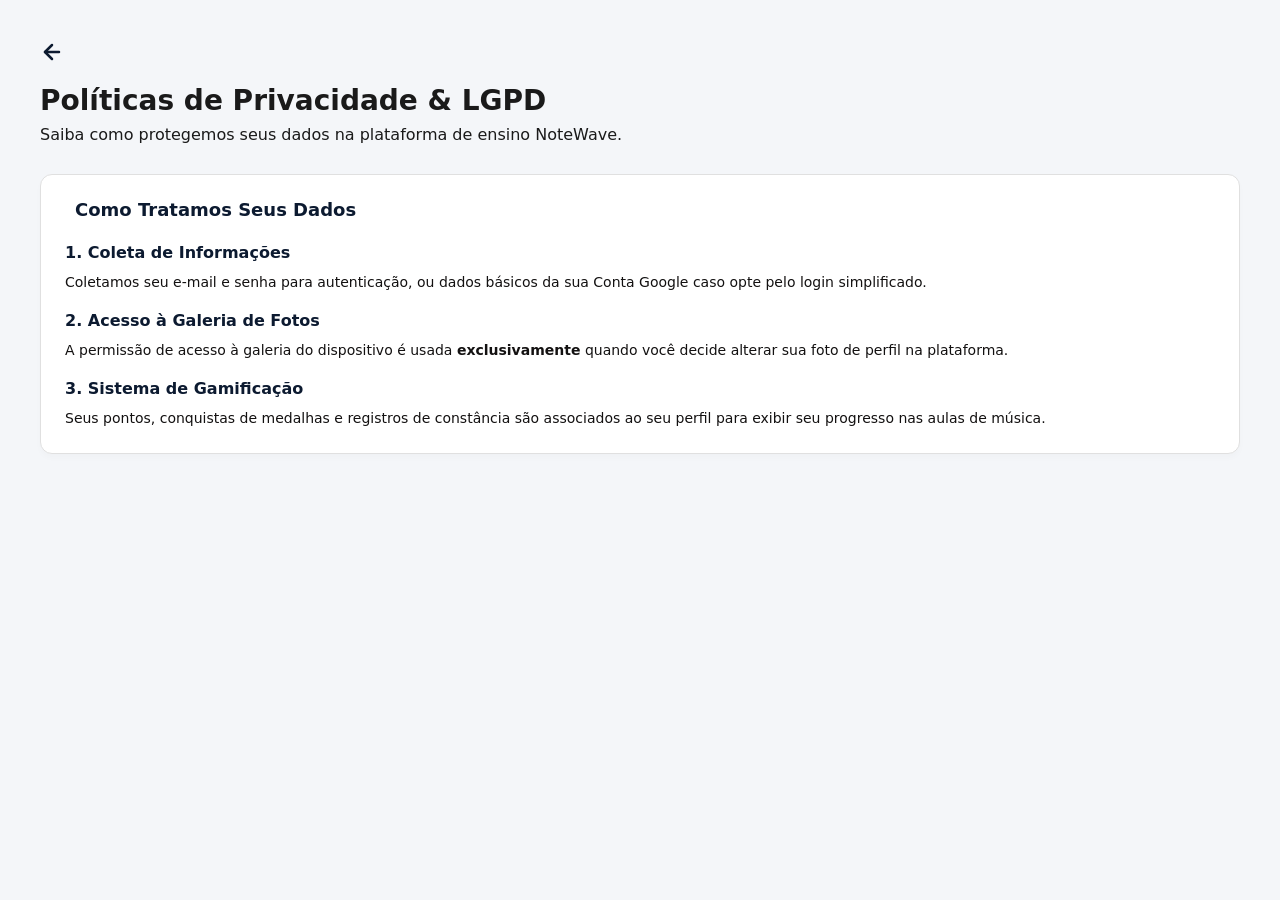
<file: frontend/html/privacidade.html>
<!DOCTYPE html>
<html lang="pt-BR">
<head>
    <meta charset="UTF-8">
    <meta name="viewport" content="width=device-width, initial-scale=1.0">
    <title>Privacidade & LGPD - NoteWave</title>
    <link rel="icon" href="../imagem/logo.png">
    
    <!-- Ícones e CSS Principal -->
    <link rel="stylesheet" href="../css/configuracoes.css">
    <link rel="stylesheet" href="../css/accessibility.css">
</head>
<body>

    <div class="container-principal">
        <main class="conteudo-principal">
            <header class="config-header">
                <!-- Botão Voltar para as Configurações -->
                <a href="../html/configuracoes.html" class="btn-voltar-card" aria-label="Voltar">
    <svg width="24" height="24" viewBox="0 0 24 24" fill="none" stroke="currentColor" stroke-width="2.5" stroke-linecap="round" stroke-linejoin="round">
        <line x1="19" y1="12" x2="5" y2="12"></line>
        <polyline points="12 19 5 12 12 5"></polyline>
    </svg>
</a>
                <h1>Políticas de Privacidade & LGPD</h1>
                <p>Saiba como protegemos seus dados na plataforma de ensino NoteWave.</p>
            </header>

            <div class="config-grid">
                <section class="config-card" style="grid-column: 1 / -1;">
                    <h2><i class="fa-solid fa-shield-halved"></i>Como Tratamos Seus Dados</h2>
                    
                    <div style="margin-top: 15px; color: var(--text-primary); line-height: 1.6;">
                        <h3 style="font-size: 16px; margin: 15px 0 5px; color: var(--accent-color);">1. Coleta de Informações</h3>
                        <p class="description" style="font-size: 14px;">Coletamos seu e-mail e senha para autenticação, ou dados básicos da sua Conta Google caso opte pelo login simplificado.</p>

                        <h3 style="font-size: 16px; margin: 15px 0 5px; color: var(--accent-color);">2. Acesso à Galeria de Fotos</h3>
                        <p class="description" style="font-size: 14px;">A permissão de acesso à galeria do dispositivo é usada <strong>exclusivamente</strong> quando você decide alterar sua foto de perfil na plataforma.</p>

                        <h3 style="font-size: 16px; margin: 15px 0 5px; color: var(--accent-color);">3. Sistema de Gamificação</h3>
                        <p class="description" style="font-size: 14px;">Seus pontos, conquistas de medalhas e registros de constância são associados ao seu perfil para exibir seu progresso nas aulas de música.</p>
                    </div>
                </section>
            </div>
        </main>
    </div>

    <!-- Script que ativa o Modo Escuro automaticamente -->
    <script src="../js/configuracoes.js"></script>
</body>
</html>
</file>
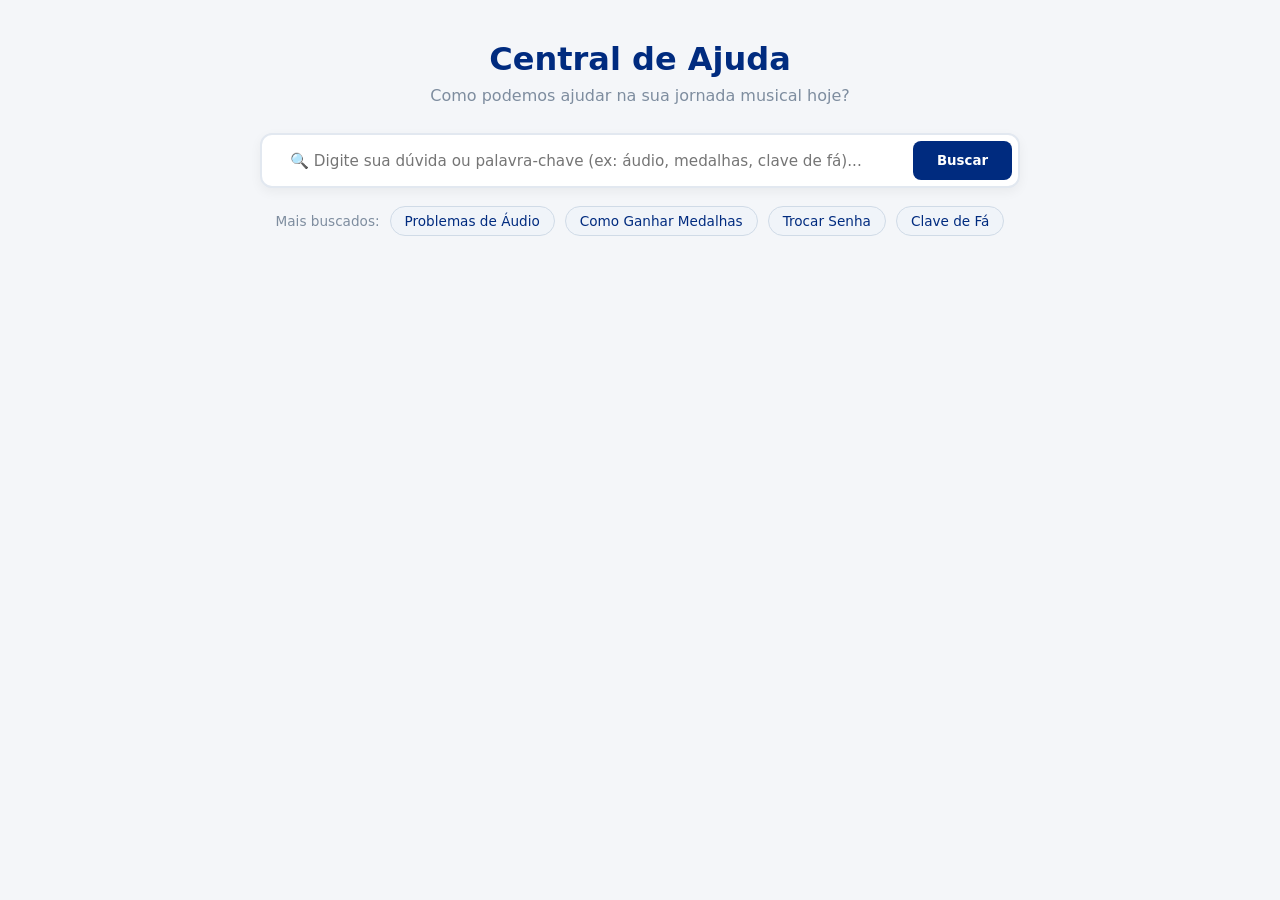
<file: frontend/html/tirar_duvidas.html>
<!DOCTYPE html>
<html lang="pt-BR">
<head>
    <meta charset="UTF-8">
    <meta name="viewport" content="width=device-width, initial-scale=1.0">
    <title>Central de Ajuda - NoteWave</title>
    <link rel="icon" href="../imagem/logo.png">
    <!-- Font Awesome para o ícone de busca -->
    <link rel="stylesheet" href="../css/configuracoes.css">
    <link rel="stylesheet" href="../css/accessibility.css">
</head>
<body>

    <main class="help-container">
        <!-- Cabeçalho -->
        <div class="help-header">
            <h1>Central de Ajuda</h1>
            <p>Como podemos ajudar na sua jornada musical hoje?</p>
        </div>

        <!-- Barra de Pesquisa -->
        <div class="search-box">
            <i class="fa-solid fa-magnifying-glass search-icon"></i>
            <input type="text" id="helpSearchInput" placeholder="🔍 Digite sua dúvida ou palavra-chave (ex: áudio, medalhas, clave de fá)...">
            <button id="btnSearchHelp" class="btn-primary">Buscar</button>
        </div>

        <!-- Tags de Atalho Rápido -->
        <div class="quick-tags">
            <span>Mais buscados:</span>
            <button class="tag-btn" data-search="áudio">Problemas de Áudio</button>
            <button class="tag-btn" data-search="medalhas">Como Ganhar Medalhas</button>
            <button class="tag-btn" data-search="senha">Trocar Senha</button>
            <button class="tag-btn" data-search="clave">Clave de Fá</button>
        </div>
    </main>

    <script src="../js/configuracoes.js"></script>
</body>
</html>
</file>
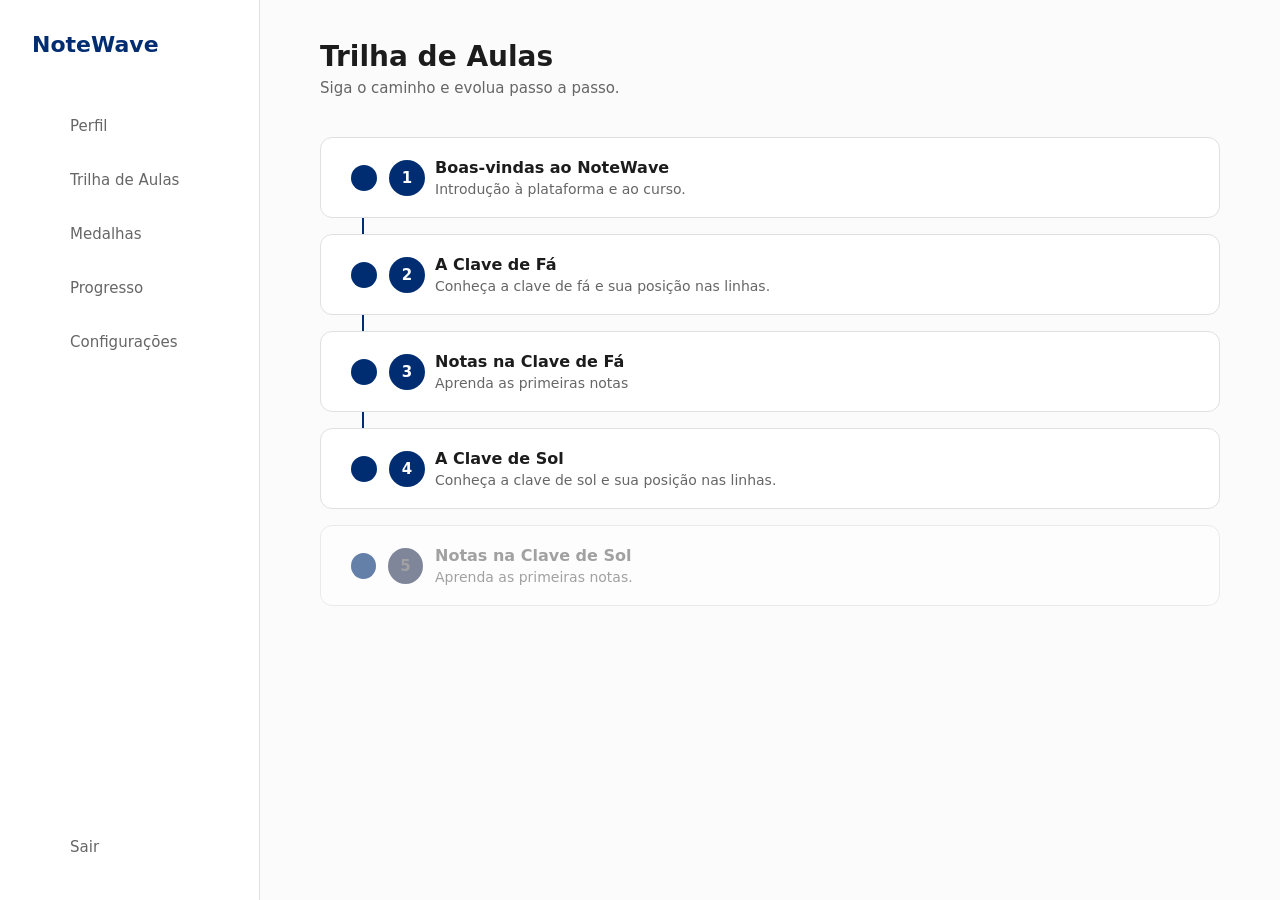
<file: frontend/html/trilha_de_aulas.html>
<!DOCTYPE html>
<html lang="pt-BR">
<head>
    <meta charset="UTF-8">
    <meta name="viewport" content="width=device-width, initial-scale=1.0">
    <title>NoteWave - Trilha de Aulas</title>
    <meta name="robots" content="noindex">
    <link rel="icon" href="../imagem/logo.png">
    <link rel="stylesheet" href="../css/trilha_de_aulas.css">
    <!-- Ícones externos para aproximar do design original -->
    <link rel="stylesheet" href="https://cloudflare.com">
    <link rel="stylesheet" href="../css/accessibility.css">
</head>
<body>

    <div class="dashboard-container">
        
        <!-- Barra Lateral Esquerda -->
        <aside class="sidebar">
            <div class="logo">
                <i class="fa-solid fa-music text-blue"></i>
                <span class="logo-text">NoteWave</span>
            </div>
            
            <nav class="menu">
                <a href="../html/perfil.html" class="menu-item">
                    <i class="fa-regular fa-user"></i> Perfil
                </a>

                <a href="../html/trilha_de_aulas.html" class="menu-item">
                    <i class="fa-solid fa-graduation-cap"></i> 
                    <span>Trilha de Aulas</span>
                </a>

                <a href="../html/medalhas.html" class="menu-item">
                    <i class="fa-regular fa-award"></i> Medalhas
                </a>

                <a href="#" class="menu-item">
                    <i class="fa-solid fa-chart-simple"></i> Progresso
                </a>
                

                <a href="../html/configuracoes.html" class="menu-item">
                    <i class="fa-solid fa-gear"></i> Configurações
                </a>
            </nav>
            
            <div class="sidebar-footer">
                <a href="#" class="menu-item logout">
                    <i class="fa-solid fa-arrow-right-from-bracket"></i> Sair
                </a>
            </div>
        </aside>

        <!-- Conteúdo Principal -->
        <main class="main-content">
            <header class="content-header">
                <h1>Trilha de Aulas</h1>
                <p>Siga o caminho e evolua passo a passo.</p>
            </header>

            <!-- Lista de Módulos / Aulas -->
            <section class="lessons-timeline">
                
                <!-- Item 1: Concluído -->
                <div class="timeline-item completed">
                    <div class="status-indicator">
                        <div class="check-icon"><i class="fa-solid fa-check"></i></div>
                        <div class="step-number">1</div>
                    </div>
                    <div class="lesson-info">
                        <h3>Boas-vindas ao NoteWave</h3>
                        <p>Introdução à plataforma e ao curso.</p>
                    </div>
                    <div class="lesson-action">
                        <i class="fa-solid fa-chevron-right"></i>
                    </div>
                </div>



                <!-- Item 2: Concluído -->
                <div class="timeline-item completed" onclick="window.location.href='../atividades/atividade-texto.html'" style="cursor:pointer;">
                    <div class="status-indicator">
                        <div class="check-icon"><i class="fa-solid fa-check"></i></div>
                        <div class="step-number">2</div>
                    </div>
                    <div class="lesson-info">
                        <h3>A Clave de Fá</h3>
                        <p>Conheça a clave de fá e sua posição nas linhas.</p>
                    </div>
                    <div class="lesson-action">
                        <i class="fa-solid fa-chevron-right"></i>
                    </div>
                </div>                



                <!-- Item 3: Concluído -->
                <div class="timeline-item completed" onclick="window.location.href='../atividades/atividades-nota.html'" style="cursor:pointer;">
                    <div class="status-indicator">
                        <div class="check-icon"><i class="fa-solid fa-check"></i></div>
                        <div class="step-number">3</div>
                    </div>
                    <div class="lesson-info">
                        <h3>Notas na Clave de Fá</h3>
                        <p>Aprenda as primeiras notas</p>
                    </div>
                    <div class="lesson-action">
                        <i class="fa-solid fa-chevron-right"></i>
                    </div>
                </div>



                     <!-- Item 4: Atual / Selecionado -->
                    <div class="timeline-item completed" onclick="window.location.href='../atividades/atividades-texto-sol.html'" style="cursor:pointer;">
                    <div class="status-indicator">
                        <div class="check-icon"><i class="fa-solid fa-check"></i></div>
                        <div class="step-number">4</div>
                    </div>
                    <div class="lesson-info">
                        <h3>A Clave de Sol</h3>
                        <p>Conheça a clave de sol e sua posição nas linhas.</p>
                    </div>
                    <div class="lesson-action">
                        <i class="fa-solid fa-chevron-right"></i>
                    </div>
                </div>

            

                <!-- Item 5: Bloqueado -->
                <div class="timeline-item locked">
                    <div class="status-indicator">
                        <div class="check-icon"><i class="fa-solid fa-check"></i></div>
                        <div class="step-number">5</div>
                        <div class="timeline-content"></div>
                    </div>
                    <div class="lesson-info">
                        <h3>Notas na Clave de Sol</h3>
                        <p>Aprenda as primeiras notas.</p>
                    </div>
                    <div class="lesson-action">
                        <i class="fa-solid fa-lock"></i>
                    </div>
                </div>

            </section>
        </main>
    </div>

    <script src="../js/trilha_de_aulas.js"></script>
</body>
</html>
</file>
<file: frontend/css/style-texto.css>
/* =======================================================
   1. IMPORTAÇÃO DE VARIÁVEIS GLOBAIS
======================================================= */
@import url("../css/style.css");

/* =======================================================
   2. CONFIGURAÇÕES E VISUAL DO TEXTO INFORMATIVO
======================================================= */
.badge-reading {
    background-color: var(--success-light);
    color: var(--success-green);
    padding: 6px 14px;
    border-radius: 20px;
    font-size: 13px;
    font-weight: 600;
}

.text-main-content {
    display: flex;
    flex-direction: column;
    max-width: 750px;
    margin: 0 auto;
    gap: 25px;
}

.intro-heading {
    text-align: center;
}

.info-card {
    background: #ffffff;
    border: 1px solid var(--border-color);
    border-radius: 16px;
    padding: 24px;
    box-shadow: 0 4px 12px rgba(0, 0, 0, 0.01);
    transition: transform 0.2s ease;
}

.info-card:hover {
    transform: translateY(-2px);
}

.info-card h3 {
    color: var(--primary-blue-dash);
    font-size: 18px;
    margin-bottom: 12px;
    display: flex;
    align-items: center;
    gap: 8px;
}

.info-card p {
    color: var(--text-primary);
    line-height: 1.6;
    font-size: 15px;
}

/* Caixa com a sequência da escalada musical */
.escala-sequencia-box {
    background: #f1f5f9;
    padding: 14px;
    border-radius: 8px;
    text-align: center;
    margin-top: 12px;
    font-weight: 600;
    color: var(--primary-blue);
    overflow-x: auto;
    white-space: nowrap;
    border: 1px solid var(--border-color);
}

/* =======================================================
   3. ESTILOS DA MINI PAUTA INTERATIVA (CORRIGIDO)
======================================================= */
.pauta-interativa-card {
    background-color: #fafbfc;
}

.pauta-subtext {
    font-size: 14px !important;
    color: var(--text-secondary);
    margin-bottom: 15px;
}

.pauta-controls {
    display: flex;
    gap: 8px;
    margin-bottom: 25px;
    flex-wrap: wrap;
}

.nota-selector {
    background-color: #ffffff;
    border: 1px solid var(--border-color, #e2e8f0);
    padding: 8px 14px;
    border-radius: 20px;
    font-size: 13px;
    font-weight: 600;
    color: var(--text-primary, #1a202c);
    cursor: pointer;
    transition: all 0.2s ease;
}

.nota-selector:hover {
    background-color: #f1f5f9;
    border-color: var(--text-secondary, #4a5568);
}

.nota-selector.active {
    background-color: var(--primary-blue, #002d72);
    color: #ffffff;
    border-color: var(--primary-blue, #002d72);
}

.mini-staff-wrapper {
    background: #ffffff;
    border: 1px solid var(--border-color, #e2e8f0);
    border-radius: 12px;
    padding: 30px;
    display: flex;
    justify-content: center;
}

/* Ajuste da pauta interna */
.mini-staff {
    margin-bottom: 0px !important;
    width: 100%;
    max-width: 500px;
    height: 140px; /* Aumentado levemente para acomodar notas graves */
    position: relative; /* Essencial para o posicionamento do 'top' da nota */
    border-top: 1px solid transparent; 
}

/* Força a estilização uniforme da nota na minipauta */
.mini-staff .note {
    position: absolute;
    left: 50%;
    width: 22px;
    height: 16px;
    background: #1a202c;
    border-radius: 50%;
    transform: rotate(-20deg);
    transition: top 0.2s ease-out;
    z-index: 10;
}

/* Linhas do pentagrama */
.mini-staff .line {
    height: 1px;
    background-color: #000000;
    margin-top: 19px; /* Cria o espaçamento real do pentagrama */
    width: 100%;
}

.mini-staff .clef {
    position: absolute;
    left: 10px;
    top: 15px;
    font-size: 45px;
    user-select: none;
}

/* =======================================================
   7. MAPEAMENTO DE KEYFRAMES (FECHADO CORRETAMENTE)
======================================================= */
@keyframes waveFlow {
    0% { background-position: -150px 0; }
    100% { background-position: 300px 0; }
}

@keyframes floatClef {
    0%, 100% { transform: translateY(0) rotate(0deg); }
    50% { transform: translateY(-10px) rotate(3deg); }
}

@keyframes backgroundWave {
    0% { transform: translateX(-50%) rotate(0deg); }
    100% { transform: translateX(-50%) rotate(360deg); }
}

/* =======================================================
   4. CALIBRAÇÃO DE TODAS AS POSIÇÕES (CLAVE DE FÁ)
======================================================= */
/* Notas Graves (Abaixo das Linhas) */
.position-Re1 { top: 121px; }  
.position-Mi1 { top: 111px; }  
.position-Fa1 { top: 101px; }  

/* Notas Internas (Nas Linhas e Espaços) */
.position-Sol1 { top: 91px; }  /* 1ª Linha */
.position-La1 { top: 81px; }   /* 1º Espaço */
.position-Si1 { top: 71px; }   /* 2ª Linha */
.position-Do2 { top: 61px; }   /* 2º Espaço */
.position-Re2 { top: 51px; }   /* 3ª Linha */
.position-Mi2 { top: 41px; }   /* 3º Espaço */
.position-Fa2 { top: 31px; }   /* 4ª Linha (Âncora) */
.position-Sol2 { top: 21px; }  /* 4º Espaço */
.position-La2 { top: 11px; }   /* 5ª Linha */

/* Notas Agudas (Acima das Linhas) */
.position-Si2 { top: 1px; }    
.position-Do3 { top: -9px; }   /* Dó Central */

/* =======================================================
   5. COMPOSIÇÃO DO LAYOUT E GRIDS
======================================================= */
.split-container {
    display: grid;
    grid-template-columns: 1fr 1fr;
    gap: 16px;
}

@media(max-width: 620px) {
    .split-container { 
        grid-template-columns: 1fr; 
    }
}

.split-card {
    background: #f8fafc;
    border-left: 4px solid var(--primary-blue);
    padding: 18px;
    border-radius: 4px 12px 12px 4px;
}

.split-card h4 {
    color: var(--text-dark);
    font-size: 15px;
    margin-bottom: 8px;
}

.split-card p {
    color: var(--text-secondary);
    font-size: 14px;
    line-height: 1.5;
}

.highlight-card {
    background-color: #fffbeb;
    border: 1px dashed #f59e0b;
}

.highlight-card h3 {
    color: #b45309;
}

.action-wrapper {
    display: flex;
    justify-content: center;
    margin-top: 20px;
}

.btn-start-lessons {
    padding: 16px 45px;
    font-size: 16px;
    font-weight: bold;
    background-color: var(--primary-blue-dash);
    color: #ffffff;
    border: none;
    border-radius: 30px;
    cursor: pointer;
    box-shadow: 0 4px 15px rgba(0, 45, 114, 0.2);
    transition: all 0.3s ease;
}

.btn-start-lessons:hover {
    background-color: var(--active-blue);
    transform: translateY(-3px);
    box-shadow: 0 6px 20px rgba(0, 45, 114, 0.3);
}

/* =======================================================
   6. TELA DE CARREGAMENTO INTELIGENTE (WAVE LOADER)
======================================================= */
.wave-loader-screen {
    position: fixed;
    top: 0;
    left: 0;
    width: 100vw;
    height: 100vh;
    background: #ffffff;
    z-index: 9999;
    display: flex;
    justify-content: center;
    align-items: center;
    overflow: hidden;
}

.loader-center-box {
    text-align: center;
    width: 90%;
    max-width: 380px;
    position: relative;
    z-index: 10;
}

.animated-clef {
    font-size: 80px;
    color: var(--primary-blue-dash);
    line-height: 1;
    margin-bottom: 15px;
    animation: floatClef 2s infinite ease-in-out;
}

.loader-headline {
    font-weight: 600;
    color: var(--text-dark);
    font-size: 16px;
    margin-bottom: 25px;
    letter-spacing: 0.5px;
}

.wave-bar-container {
    position: relative;
    width: 100%;
    height: 20px;
    background-color: #e2e8f0;
    border-radius: 12px;
    overflow: hidden;
    box-shadow: inset 0 2px 4px rgba(0,0,0,0.05);
}

.wave-bar-fill {
    height: 100%;
    width: 0%;
    background-color: var(--primary-blue-dash);
    border-radius: 12px;
    transition: width 0.08s linear;
    position: relative;
    overflow: hidden;
}

/* Fluxo interno da ondinha */
.wave-bar-fill::after {
    content: '';
    position: absolute;
    top: 0;
    left: 0;
    width: 100%;
    height: 100%;
    background: linear-gradient(
        90deg,
        rgba(255, 255, 255, 0) 0%,
        rgba(255, 255, 255, 0.4) 30%,
        var(--active-blue) 50%,
        rgba(255, 255, 255, 0.4) 70%,
        rgba(255, 255, 255, 0) 100%
    );
    background-size: 150px 100%;
    animation: waveFlow 1s infinite linear;
}

/* Decorações fluidas traseiras */
.bg-wave-decoration {
    position: absolute;
    bottom: -50px;
    left: 50%;
    transform: translateX(-50%);
    width: 120%;
    height: 150px;
    background: rgba(0, 45, 114, 0.03);
    border-radius: 40%;
    animation: backgroundWave 6s infinite linear;
    z-index: 1;
}

.bg-wave-decoration-2 {
    position: absolute;
    bottom: -30px;
    left: 45%;
    transform: translateX(-50%);
    width: 130%;
    height: 160px;
    background: rgba(0, 61, 165, 0.02);
    border-radius: 43%;
    animation: backgroundWave 9s infinite linear;
    z-index: 2;
}

/* =======================================================
   7. MAPEAMENTO DE KEYFRAMES
======================================================= */
@keyframes waveFlow {
    0% { background-position: -150px 0; }
    100% { background-position: 300px 0; }
}

@keyframes floatClef {
    0%, 100% { transform: translateY(0) rotate(0deg); }
    50% { transform: translateY(-10px) rotate(3deg); }
}

@keyframes backgroundWave {
    0% { transform: translateX(-50%) rotate(0deg); }
    100% { transform: translateX(-50%) rotate(360deg); }
}
</file>
<file: frontend/css/accessibility.css>
:focus-visible {
  outline: 3px solid #005fcc !important;
  outline-offset: 3px;
}

@media (prefers-reduced-motion: reduce) {
  *, *::before, *::after {
    animation-duration: 0.01ms !important;
    animation-iteration-count: 1 !important;
    scroll-behavior: auto !important;
    transition-duration: 0.01ms !important;
  }
}
</file>
<file: frontend/css/style.css>
/* =======================================================

   1. CONFIGURAÇÕES GLOBAIS E VARIÁVEIS

======================================================= */
 
:root {

    /* Cores de Fundo */

    --bg-color: #f7f9fa; /* Fundo principal do App */

    --bg-main: #fcfbfc; /* Fundo principal do Dashboard */

    --card-bg: #ffffff;

    --bg-sidebar: #ffffff;
 
    /* Cores de Texto */

    --text-primary: #2d3748;

    --text-secondary: #718096;

    --text-dark: #1c1c1c;

    --text-muted: #666666;

    --text-light: #002d72;
 
    /* Cores Principais (Azul) */

    --primary-blue: #0b3c5d; /* Azul do App */

    --primary-blue-dash: #002d72; /* Azul do Dashboard */

    --active-blue: #003da5;
 
    /* Feedbacks (Sucesso/Erro) */

    --success-green: #2fa85a;

    --success-light: #e8f7ee;

    --danger-red: #e53e3e;
 
    /* Bordas e Elementos Gráficos */

    --border-color: #e2e8f0; /* Borda clara do App */

    --border-dark: #666666; /* Borda escura do Dashboard */

    --border-active: #002d72;

    --timeline-line: #002d72;

}
 
* {

    margin: 0;

    padding: 0;

    box-shadow: none;

    box-sizing: border-box;

    font-family: "Segoe UI", Tahoma, Geneva, Verdana, sans-serif;

}
 
body {

    background: var(--bg-color);

    color: var(--text-primary);

    display: flex;

    justify-content: center;

    align-items: center;

    width: 100%;

    min-height: 100vh;

    padding: 20px;

}
 
/* =======================================================

   2. DASHBOARD (ÁREA GERAL, MENU E TIMELINE)

======================================================= */
 
.dashboard-container {

    display: flex;

    width: 100%;

    max-width: 1200px;

    height: 90vh;

    background: #ffffff;

    border-radius: 12px;

    box-shadow: 0 4px 20px rgba(0, 0, 0, 0.05);

    overflow: hidden;

}
 
.sidebar {

    width: 260px;

    background-color: var(--bg-sidebar);

    border-right: 1px solid var(--border-dark);

    padding: 40px 24px;

    display: flex;

    flex-direction: column;

}
 
.logo {

    display: flex;

    align-items: center;

    gap: 12px;

    font-size: 22px;

    font-weight: bold;

    color: var(--primary-blue-dash);

    margin-bottom: 48px;

}
 
.menu {

    display: flex;

    flex-direction: column;

    gap: 8px;

    flex-grow: 1;

}
 
.sidebar-footer {

    margin-top: auto;

}
 
.main-content-dash { /* Alterado para não conflitar com a classe do App */

    flex-grow: 1;

    padding: 50px 60px;

    background-color: var(--bg-main);

    overflow-y: auto;

}
 
.content-header h1 {

    font-size: 28px;

    color: var(--text-dark);

    margin-bottom: 6px;

}
 
.content-header p {

    color: var(--text-muted);

    font-size: 15px;

    margin-bottom: 40px;

}
 
/* Menu e Sidebar */

.sidebar-menu {

    width: 250px;

    background-color: #ffffff;

    padding: 10px;

    box-shadow: 0 4px 6px rgba(0, 0, 0, 0.1);

    border-radius: 8px;

}
 
.sidebar-menu ul {

    list-style: none;

    padding: 0;

    margin: 0;

}
 
.sidebar-menu li {

    margin-bottom: 8px;

}
 
.menu-item {

    display: flex;

    align-items: center;

    gap: 14px;

    padding: 12px 16px;

    color: #333333;

    background-color: #ffffff;

    text-decoration: none;

    font-size: 15px;

    font-weight: 500;

    border-radius: 8px;

    transition: all 0.3s ease;

}
 
.menu-item i {

    width: 20px;

    font-size: 18px;

    color: inherit; 

}
 
.menu-item:hover {

    background-color: var(--primary-blue-dash);

    color: #ffffff;

}
 
.menu-item.active {

    background-color: var(--primary-blue-dash);

    color: #ffffff;

}
 
/* Linha do Tempo / Lista de Exercícios */

.lessons-timeline {

    position: relative;

    display: flex;

    flex-direction: column;

    gap: 16px;

}
 
.lessons-timeline::before {

    content: '';

    position: absolute;

    left: 42px;

    top: 30px;

    bottom: 30px;

    width: 2px;

    background-color: var(--timeline-line);

    z-index: 1;

}
 
.lessons-timeline:has(.timeline-item.locked)::before {

    bottom: 120px; 

}
 
.timeline-item {

    position: relative;

    z-index: 2;

    display: flex;

    align-items: center;

    background: #ffffff;

    border: 1px solid var(--border-dark);

    border-radius: 12px;

    padding: 20px 30px;

    cursor: pointer;

    transition: box-shadow 0.2s ease, border-color 0.2s ease;

}
 
.timeline-item:hover {

    box-shadow: 0 4px 12px rgba(0, 0, 0, 0.03);

}
 
.status-indicator {

    position: relative;

    width: 84px;

    display: flex;

    align-items: center;

    gap: 12px;

}
 
.check-icon {

    width: 26px;

    height: 26px;

    background-color: var(--primary-blue-dash);

    color: white;

    border-radius: 50%;

    display: flex;

    align-items: center;

    justify-content: center;

    font-size: 11px;

}
 
.step-number {

    width: 36px;

    height: 36px;

    background-color: var(--primary-blue-dash);

    color: white;

    border-radius: 50%;

    display: flex;

    align-items: center;

    justify-content: center;

    font-weight: bold;

    font-size: 15px;

}
 
.lesson-info {

    flex-grow: 1;

}
 
.lesson-info h3 {

    font-size: 16px;

    color: var(--text-dark);

    margin-bottom: 4px;

}
 
.lesson-info p {

    font-size: 14px;

    color: var(--text-muted);

}
 
.lesson-action {

    color: var(--text-muted);

    font-size: 16px;

    padding-left: 20px;

}
 
.timeline-item.active {

    border: 2px solid var(--border-active);

    padding: 19px 29px; 

}
 
.timeline-item.active .status-indicator {

    padding-left: 38px; 

}
 
.timeline-item.locked {

    opacity: 0.6;

    cursor: not-allowed;

}
 
.timeline-item.locked .step-number {

    background-color: #e2e8f0;

    color: var(--text-light);

}
 
.timeline-item.locked .lesson-info h3,

.timeline-item.locked .lesson-info p {

    color: var(--text-light);

}
 
.timeline-item.locked .lesson-action {

    color: var(--text-light);

}
 
/* =======================================================

   3. APP DE EXERCÍCIO (LIÇÕES)

======================================================= */
 
.app-container {

    width: 100%;

    max-width: 1000px;

    background: var(--card-bg);

    border-radius: 20px;

    padding: 25px;

    border: 1px solid var(--border-color);

    box-shadow: 0 10px 25px rgba(0,0,0,.05);

}
 
.app-header {

    display: flex;

    justify-content: space-between;

    margin-bottom: 25px;

}
 
.btn-back,

.btn-help {

    background: none;

    border: none;

    color: var(--primary-blue);

    cursor: pointer;

    font-size: 14px;

    font-weight: 600;

}
 
.main-content {

    display: grid;

    grid-template-columns: 3fr 1fr;

    gap: 30px;

}
 
.exercise-section {

    display: flex;

    flex-direction: column;

}
 
.lesson-number {

    display: inline-block;

    background: var(--primary-blue);

    color: white;

    padding: 8px 20px;

    border-radius: 20px;

    font-weight: bold;

    margin-bottom: 15px;

    font-size: 16px;

    align-self: center;

}
 
.title {

    text-align: center;

    font-size: 24px;

    color: #1a202c;

    margin-bottom: 8px;

}
 
.instruction {

    align-self: center;

    background: #f1f5f9;

    color: var(--text-secondary);

    padding: 8px 20px;

    border-radius: 20px;

    font-size: 14px;

    text-align: center;

    margin-bottom: 30px;

}
 
/* Pentagrama e Notas */

.staff-container {

    width: 100%;

    height: 120px;

    position: relative;

    display: flex;

    flex-direction: column;

    justify-content: space-between;

    padding: 10px 0;

    margin-bottom: 40px;

}
 
.line {

    width: 100%;

    height: 2px;

    background: #333;

}
 
.clef {

    position: absolute;

    left: 20px;

    top: -2px;

    font-size: 80px;

    line-height: 1;

    color: #1a202c;

    user-select: none;

}
 
.note {

    position: absolute;

    left: 50%;

    width: 24px;

    height: 17px;

    background: #1a202c;

    border-radius: 50%;

    transform: rotate(-20deg);

}
 


.position-Re1 { bottom: -35px; } /* Muito grave, abaixo da linha extra */

.position-Mi1 { bottom: -23px; } /* Na linha suplementar inferior */

.position-Fa1 { bottom: -10px; } /* No espaço logo abaixo da primeira linha */
 

.position-Sol1 { bottom: 2px; }  /* Linha 1 */

.position-La1 { bottom: 15px; }  /* Espaço 1 */

.position-Si1 { bottom: 27px; }  /* Linha 2 */

.position-Do2 { bottom: 40px; }  /* Espaço 2 */

.position-Re2 { bottom: 52px; }  /* Linha 3 (Meio) */

.position-Mi2 { bottom: 65px; }  /* Espaço 3 */

.position-Fa2 { bottom: 77px; }  /* Linha 4 (Linha de referência da clave) */

.position-Sol2 { bottom: 90px; } /* Espaço 4 */

.position-La2 { bottom: 102px; } /* Linha 5 (Topo) */
 
/* Notas suplementares superiores (Acima do pentagrama) */

.position-Si2 { bottom: 115px; } /* Sentada no topo do pentagrama */

.position-DoCentral { bottom: 127px; } /* Na linha suplementar superior (Dó Central) */

.position-Mi1::after,

.position-DoCentral::after {

    content: '';

    position: absolute;

    top: 50%;

    left: -8px;

    width: 40px;

    height: 2px;

    background: #1a202c;

    /* Como a bolinha é inclinada em -20deg, rodamos a linha +20deg para ela ficar reta */

    transform: translateY(-50%) rotate(20deg); 

    border-radius: 2px;

}
 
/* Player de Áudio */

.audio-player {

    display: flex;

    align-items: center;

    gap: 15px;

    margin-bottom: 30px;

    padding: 12px 20px;

    background: white;

    border: 1px solid var(--border-color);

    border-radius: 30px;

    box-shadow: 0 4px 6px rgba(0,0,0,.02);

}
 
.play-btn {

    width: 45px;

    height: 45px;

    display: flex;

    justify-content: center;

    align-items: center;

    border: none;

    border-radius: 50%;

    background: var(--primary-blue);

    color: white;

    cursor: pointer;

    font-size: 18px;

    transition: .2s;

}
 
.play-btn:hover {

    transform: scale(1.05);

}
 
.audio-wave {

    flex: 1;

    height: 4px;

    background: #e2e8f0;

    border-radius: 2px;

}
 
.wave-line {

    width: 60%;

    height: 100%;

    background: var(--primary-blue);

    border-radius: 2px;

}
 
.audio-time {

    font-size: 13px;

    color: var(--text-secondary);

    font-variant-numeric: tabular-nums;

}
 
/* Opções de Resposta */

.options-container {

    display: grid;

    grid-template-columns: repeat(4,1fr);

    gap: 15px;

    margin-bottom: 25px;

}
 
.option-btn {

    padding: 15px;

    background: white;

    color: var(--text-primary);

    border: 2px solid var(--border-color);

    border-radius: 12px;

    cursor: pointer;

    font-size: 16px;

    font-weight: 600;

    transition: .2s;

}
 
.option-btn:hover {

    background: #f8fafc;

    border-color: #cbd5e1;

}
 
.option-btn:disabled {

    transform: none;
    opacity: .5;

    cursor: not-allowed;

}
 
#correct-choice {

    background: #f0fdf4;

    border-color: var(--success-green);

    color: var(--success-green);

}
 
#wrong-choice {

    background: #fef2f2;

    border-color: var(--danger-red);

    color: var(--danger-red);

}
 
/* Painel de Feedback */

.feedback-panel {

    display: none;

    justify-content: space-between;

    align-items: center;

    padding: 20px;

    margin-top: 10px;

    border-radius: 15px;

    animation: slideUp .3s ease;

}
 
.feedback-panel.success {

    background: var(--success-light);

    border: 1px solid #bbf7d0;

}
 
.feedback-panel.danger {

    background: #fef2f2;

    border: 1px solid #fecaca;

}
 
.feedback-text {

    display: flex;

    align-items: center;

    gap: 15px;

}
 
.feedback-icon {

    width: 36px;

    height: 36px;

    display: flex;

    justify-content: center;

    align-items: center;

    border-radius: 50%;

    background: var(--success-green);

    color: white;

    font-size: 18px;

    font-weight: bold;

}
 
.feedback-panel.danger .feedback-icon {

    background: var(--danger-red);

}
 
.feedback-text strong {

    color: #1e293b;

    font-size: 16px;

}
 
.feedback-text p {

    margin-top: 2px;

    color: #475569;

    font-size: 14px;

}
 
.next-btn {

    padding: 12px 30px;

    background: var(--primary-blue);

    color: white;

    border: none;

    border-radius: 10px;

    cursor: pointer;

    font-size: 15px;

    font-weight: 600;

}
 
/* Painel de Desempenho */

.performance-section {

    display: flex;

    flex-direction: column;

    gap: 20px;

    padding-left: 30px;

    border-left: 1px solid var(--border-color);

}
 
.perf-title {

    margin-bottom: 10px;

    color: var(--text-primary);

    font-size: 16px;

}
 
.stat-group {

    display: flex;

    flex-direction: column;

    gap: 5px;

}
 
.stat-label {

    color: var(--text-secondary);

    font-size: 14px;

}
 
.stat-value {

    font-size: 24px;

    font-weight: 700;

}
 
.stat-group strong {

    font-size: 22px;

}
 
.success-text { color: var(--success-green); }

.danger-text { color: var(--danger-red); }
 
/* Progresso e Botão de Reset */

.progress-container {

    display: flex;

    flex-direction: column;

    align-items: center;

    margin-top: 20px;

}
 
.progress-ring {

    width: 110px;

    height: 110px;

    display: flex;

    justify-content: center;

    align-items: center;

    border-radius: 50%;

    background: conic-gradient(

        var(--success-green) calc(var(--percent) * 1%),

        #e2e8f0 0

    );

}
 
.progress-inner {

    width: 92px;

    height: 92px;

    display: flex;

    justify-content: center;

    align-items: center;

    background: white;

    border-radius: 50%;

}
 
.percentage-value {

    font-size: 22px;

    font-weight: 700;

}
 
.progress-label {

    margin-top: 10px;

    color: var(--text-secondary);

    font-size: 12px;

}
 
#resetBtn {

    width: 100%;

    margin-top: 20px;

    padding: 12px 18px;

    background: linear-gradient(135deg, #0b3c5d, #145b8a);

    color: white;

    border: none;

    border-radius: 12px;

    font-size: 15px;

    font-weight: 600;

    cursor: pointer;

    transition: all .25s ease;

    box-shadow: 0 5px 15px rgba(11,60,93,.25);

}
 
#resetBtn:hover {

    transform: translateY(-2px);

    background: linear-gradient(135deg, #145b8a, #1d74af);

    box-shadow: 0 8px 20px rgba(11,60,93,.35);

}
 
#resetBtn:active {

    transform: scale(.97);

}
 
@keyframes slideUp {

    from {

        opacity: 0;

        transform: translateY(10px);

    }

    to {

        opacity: 1;

        transform: translateY(0);

    }

}
 
/* =======================================================

   4. MEDIA QUERIES (RESPONSIVIDADE)

======================================================= */
 
/* Telas Médias / Tablets */

@media (max-width: 900px) {

    .main-content {

        flex-direction: column;

    }

    .performance-section {

        width: 100%;

    }

}
 
@media (max-width: 768px) {

    .main-content {

        grid-template-columns: 1fr;

    }
 
    .performance-section {

        border-left: none;

        border-top: 1px solid var(--border-color);

        padding-left: 0;

        padding-top: 30px;

        flex-direction: row;

        justify-content: space-around;

        align-items: center;

        gap: 15px;

    }
 
    .options-container {

        grid-template-columns: repeat(2, 1fr);

    }

    .dashboard-container {

        flex-direction: column;

        height: auto;

    }

    .sidebar {

        width: 100%;

        border-right: none;

        border-bottom: 1px solid var(--border-dark);

        padding: 20px;

    }

}
 
/* Telas Pequenas / Celulares */

@media (max-width: 480px) {

    body {

        padding: 10px;

        align-items: flex-start;

    }
 
    .app-container {

        padding: 15px;

        border-radius: 15px;

    }
 
    .title {

        font-size: 20px;

    }
 
    .instruction {

        font-size: 12px;

        padding: 8px 15px;

    }
 
    .staff-container {

        height: 100px;

    }
 
    .clef {

        font-size: 65px;

    }
 
    .options-container {

        grid-template-columns: 1fr;

    }
 
    .audio-player {

        padding: 10px;

    }
 
    .performance-section {

        flex-direction: column;

    }
 
    .feedback-panel {

        flex-direction: column;

        gap: 15px;

        text-align: center;

    }
 
    .next-btn {

        width: 100%;

    }

}
 
/* =======================================================
   CAIXA DE DICAS (HELP BOX)
======================================================= */
 
.help-box {
    /* Cores de fundo e borda combinando com o azul do seu tema */
    background-color: #f0f9ff; 
    border: 1px solid #bae6fd; 
    border-left: 5px solid var(--primary-blue); /* Borda lateral mais grossa para destaque */
    /* Espaçamento e arredondamento */
    padding: 16px 20px;
    margin-bottom: 25px;
    border-radius: 8px;
    /* Estilo do texto */
    color: #0369a1; 
    font-size: 14.5px;
    font-weight: 500;
    line-height: 1.5;
    /* Uma sombra super suave para dar profundidade */
    box-shadow: 0 4px 6px rgba(0, 0, 0, 0.02);
    /* Animação suave para quando a dica aparecer na tela */
    animation: fadeInDica 0.3s ease-out;
}
 
.help-box strong {
    color: var(--primary-blue);
    margin-right: 4px;
}
 
/* Animação de surgimento */
@keyframes fadeInDica {
    from {
        opacity: 0;
        transform: translateY(-8px);
    }
    to {
        opacity: 1;
        transform: translateY(0);
    }
}
 
/* ===================================================
   ANIMAÇÃO INTEGRADA DA COLCHEIA SURFISTA NA ONDA
   =================================================== */
   #animationWaveOverlay {
    position: fixed;
    top: 0;
    left: 0;
    width: 100%;
    height: 100%;
    background: rgba(11, 60, 93, 0.95); /* Azul escuro temático com opacidade */
    z-index: 9999;
    display: none;
    align-items: center;
    justify-content: center;
    overflow: hidden;
}

.surf-container {
    position: relative;
    width: 100%;
    height: 400px;
    display: flex;
    align-items: center;
}

/* Formato e ondulação visual orgânica */
.onda-grafica {
    position: absolute;
    bottom: 0;
    width: 200%;
    height: 150px;
    background: url('data:image/svg+xml;utf8,<svg xmlns="http://w3.org" viewBox="0 0 1440 320"><path fill="%23002d72" fill-opacity="1" d="M0,224L48,213.3C96,203,192,181,288,181.3C384,181,480,203,576,224C672,245,768,267,864,245.3C960,224,1056,160,1152,144C1248,128,1344,160,1392,176L1440,192L1440,320L1392,320C1344,320,1248,320,1152,320C1056,320,960,320,864,320C768,320,672,320,576,320C480,320,384,320,288,320C192,320,96,320,48,320L0,320Z"></path></svg>') repeat-x;
    animation: moverOnda 3s linear infinite;
}

.colcheia-surfista {
    font-size: 5rem;
    position: absolute;
    left: -100px;
    bottom: 120px;
    transform-origin: bottom center;
    animation: surfarOnda 3s cubic-bezier(0.42, 0, 0.58, 1) forwards;
    user-select: none;
}

/* Renderizador de Estrelas no Placar de Conclusão */
.placar-estrelas {
    font-size: 2.2rem;
    color: #ffd43b;
    margin: 12px 0;
    text-shadow: 0 0 10px rgba(255, 212, 59, 0.3);
    text-align: center;
}

.placar-estrelas.animar {
    animation: pulsarPlacarEstrelas 0.6s ease-in-out infinite alternate;
}

@keyframes moverOnda {
    0% { transform: translateX(0); }
    100% { transform: translateX(-50%); }
}

@keyframes surfarOnda {
    0% {
        left: -100px;
        transform: translateY(0) rotate(5deg);
    }
    30% {
        transform: translateY(-20px) rotate(-10deg);
    }
    50% {
        transform: translateY(15px) rotate(15deg);
    }
    70% {
        transform: translateY(-25px) rotate(-5deg);
    }
    100% {
        left: 110%;
        transform: translateY(0) rotate(10deg);
    }
}

@keyframes pulsarPlacarEstrelas {
    0% { transform: scale(1); filter: drop-shadow(0 0 2px rgba(255,212,59,0.5)); }
    100% { transform: scale(1.08); filter: drop-shadow(0 0 12px rgba(255,212,59,0.9)); }
}
/* Animação da Onda do Mar */
.sea-wave {
    position: fixed;
    top: 100%;
    left: 0;
    width: 100%;
    height: 100%;
    background: linear-gradient(180deg, #3498db, #2980b9);
    z-index: 9999;
    border-radius: 50% 50% 0 0 / 15% 15% 0 0; /* Efeito curvado de crista de onda */
    transition: top 1.2s cubic-bezier(0.445, 0.05, 0.55, 0.95);
}

.sea-wave.wave-up {
    animation: waveMotion 2.5s forwards;
}

@keyframes waveMotion {
    0% { top: 100%; }
    45% { top: 0%; border-radius: 0; } /* Cobre totalmente a tela */
    55% { top: 0%; border-radius: 0; }
    100% { top: -100%; } /* Sobe limpando tudo para fora da tela */
}

/* Cenário de Areia Pós-Onda */
.beach-container {
    display: flex;
    flex-direction: column;
    align-items: center;
    justify-content: center;
    min-height: 80vh;
    text-align: center;
    font-family: sans-serif;
    background-color: #f3e5ab; /* Cor de areia de praia */
    padding: 20px;
    border-radius: 12px;
    box-shadow: inset 0 0 40px rgba(0,0,0,0.05);
    animation: fadeInAreia 1s ease-in;
}

@keyframes fadeInAreia {
    from { opacity: 0; }
    to { opacity: 1; }
}

.beach-title { color: #d35400; font-size: 2.5rem; margin-bottom: 5px; }
.beach-subtitle { color: #7f8c8d; font-size: 1.1rem; margin-bottom: 40px; }

/* Estrelas do Mar Deixadas na Areia */
.stars-sand-container {
    display: flex;
    gap: 25px;
    justify-content: center;
    align-items: center;
    min-height: 100px;
    margin-bottom: 40px;
}

.sea-star {
    font-size: 4.5rem;
    filter: drop-shadow(2px 4px 6px rgba(0, 0, 0, 0.15));
    animation: dropEstrela 0.8s cubic-bezier(0.175, 0.885, 0.32, 1.275) both;
}

@keyframes dropEstrela {
    from { transform: scale(0) rotate(-50deg); opacity: 0; }
    to { opacity: 1; }
}

.no-stars-text { font-style: italic; color: #95a5a6; font-size: 1.2rem; }

/* Botões do Protocolo do Usuário */
.beach-actions { width: 100%; max-width: 400px; }

.btn-medalha {
    background-color: #f1c40f;
    color: #ffffff;
    font-size: 1.3rem;
    font-weight: bold;
    padding: 15px 40px;
    border: none;
    border-radius: 30px;
    cursor: pointer;
    box-shadow: 0 5px 15px rgba(241, 196, 15, 0.4);
    transition: transform 0.2s;
}
.btn-medalha:hover { transform: scale(1.05); }

.split-actions {
    display: flex;
    gap: 15px;
    justify-content: center;
    margin-bottom: 12px;
}

.btn-refazer {
    background-color: #e67e22;
    color: white;
    padding: 12px 30px;
    border: none;
    border-radius: 8px;
    font-size: 1.1rem;
    cursor: pointer;
}

.btn-pular {
    background-color: #bdc3c7;
    color: #2c3e50;
    padding: 12px 30px;
    border: none;
    border-radius: 8px;
    font-size: 1.1rem;
    cursor: pointer;
}

.warning-msg {
    color: #c0392b;
    font-size: 0.95rem;
    font-weight: 500;
    margin-top: 10px;
}
@media (prefers-reduced-motion: reduce) {
    *, *::before, *::after {
        animation-duration: 0.01ms !important;
        animation-iteration-count: 1 !important;
        scroll-behavior: auto !important;
        transition-duration: 0.01ms !important;
    }
}
</file>
<file: frontend/css/configuracoes.css>
/* --- ESTILOS GLOBAIS --- */
*, *::before, *::after {
    margin: 0;
    padding: 0;
    box-sizing: border-box;
    font-family: system-ui, -apple-system, BlinkMacSystemFont, 'Segoe UI', Roboto, Helvetica, Arial, sans-serif !important;
}

/* --- VARIÁVEIS DE COR PADRÃO (MODO CLARO) --- */
:root {
    --bg-primary: #f4f6f9;
    --bg-card: #ffffff;
    --text-primary: #1a1a1a;
    --text-secondary: #131111;
    --border-color: #e0e0e0;
    --accent-color: #0c1a30; 
    --btn-bg: #002b7f;
}

/* --- VARIÁVEIS CASO A CLASSE .dark-mode SEJA ATIVADA --- */
body.dark-mode {
    --bg-primary: #0b132b;
    --bg-card: #1c2541;
    --text-primary: #f8fafc;
    --text-secondary: #7e8d9f;
    --border-color: #19243f;
    --accent-color: #ffffff;
    --btn-bg: #38bdf8; /* 🌐 Azul claro para o modo escuro */
}
/* --- ESTILOS COMPARTILHADOS --- */
body {
    background-color: var(--bg-primary);
    color: var(--text-primary);
    transition: background-color 0.3s ease, color 0.3s ease;
    margin: 0;
}

.conteudo-principal {
    flex: 1;
    padding: 40px;
    background-color: var(--bg-primary);
}

.config-header {
    margin-bottom: 30px;
}

.config-header h1 {
    font-size: 28px;
    margin-bottom: 8px;
}

/* Grid de Cards */
.config-grid {
    display: grid;
    grid-template-columns: repeat(auto-fit, minmax(320px, 1fr));
    gap: 24px;
}

.config-card {
    background-color: var(--bg-card);
    border: 1px solid var(--border-color);
    padding: 24px;
    border-radius: 12px;
    box-shadow: 0 4px 6px rgba(0,0,0,0.02);
    transition: background-color 0.3s ease, border-color 0.3s ease;
}

.config-card h2 {
    font-size: 18px;
    margin-bottom: 20px;
    display: flex;
    align-items: center;
    gap: 10px;
    color: var(--accent-color);
}

/* Formulários */
.form-group {
    margin-bottom: 15px;
}

.form-group label {
    display: block;
    font-size: 14px;
    margin-bottom: 6px;
    font-weight: 600;
}

.form-group input {
    width: 100%;
    padding: 10px;
    border: 1px solid var(--border-color);
    border-radius: 6px;
    background-color: var(--bg-primary);
    color: var(--text-primary);
    outline: none;
}

/* Agrupado para evitar repetição de código idêntico */
/* --- CORREÇÃO DOS BOTÕES --- */
.btn-salvar, 
.btn-suporte {
    display: inline-block;
    width: 100%;
    background-color: var(--btn-bg) !important; /* 👈 Garante a cor sólida do fundo */
    color: #ffffff !important;            /* 👈 Garante que o texto sempre fique branco e visível */
    padding: 12px;
    border: none;
    border-radius: 6px;
    font-weight: bold;
    cursor: pointer;
    text-align: center;
    text-decoration: none;
    transition: background-color 0.2s ease, opacity 0.2s ease;
}

.btn-salvar:hover,
.btn-suporte:hover {
    opacity: 0.85; /* 👈 Cria um efeito sutil ao passar o mouse sem quebrar a cor */
}


/* Chave Liga/Desliga do Modo Noturno (Switch) */
.toggle-control {
    display: flex;
    justify-content: space-between;
    align-items: center;
}

.description {
    font-size: 13px;
    color: var(--text-secondary);
    display: block;
    margin-top: 4px;
}

.switch {
    position: relative;
    display: inline-block;
    width: 50px;
    height: 26px;
}

.switch input { display: none; }

.slider {
    position: absolute;
    cursor: pointer;
    top: 0; left: 0; right: 0; bottom: 0;
    background-color: #ccc;
    transition: .4s;
}

.slider:before {
    position: absolute;
    content: "";
    height: 18px; width: 18px;
    left: 4px; bottom: 4px;
    background-color: white;
    transition: .4s;
}

input:checked + .slider { background-color: #38bdf8; }
input:checked + .slider:before { transform: translateX(24px); }
.slider.round { border-radius: 34px; }
.slider.round:before { border-radius: 50%; }

/* Links de Privacidade e Cookies */
.links-privacidade .link-item {
    display: flex;
    justify-content: space-between;
    align-items: center;
    padding: 12px 0;
    border-bottom: 1px solid var(--border-color);
    text-decoration: none; /* Remove qualquer sublinhado padrão do link */
    color: var(--text-primary);
}

.links-privacidade .link-item:last-child {
    border-bottom: none;
}

/* Grifado/Sublinhado APENAS no título */
.links-privacidade .link-item .title {
    text-decoration: underline;          /* Adiciona a linha de link */
    text-underline-offset: 3px;          /* Afasta a linha levemente do texto para ficar elegante */
    color: inherit;                      /* Garante que mantenha a cor do tema (branca no modo escuro) */
}

/* Efeito sutil ao passar o mouse */
.links-privacidade .link-item:hover .title {
    opacity: 0.8;
}

/* --- BOTÃO VOLTAR (APENAS A SETA) --- */
.btn-voltar-card {
    display: inline-flex;
    align-items: center;
    justify-content: center;
    background: transparent;
    border: none;
    text-decoration: none;
    color: var(--accent-color);
    font-size: 24px;
    margin-bottom: 20px;
    cursor: pointer;
    transition: transform 0.2s ease, opacity 0.2s ease;
}

/* Efeito sutil: move levemente a seta para a esquerda sem criar círculos ou sombras */
.btn-voltar-card:hover {
    transform: translateX(-4px);
    opacity: 0.8;
}

/* --- Central de Ajuda & Pesquisa --- */
.help-container {
    max-width: 800px;
    margin: 40px auto;
    padding: 0 20px;
    text-align: center;
}

.help-header h1 {
    color: #002b7f; /* Azul escuro NoteWave */
    font-size: 2rem;
    margin-bottom: 8px;
}

.help-header p {
    color: #7e8d9f;
    font-size: 1rem;
    margin-bottom: 28px;
}

/* Container da Barra de Busca */
.search-box {
    position: relative;
    display: flex;
    align-items: center;
    background-color: #ffffff;
    border: 2px solid #e2e8f0;
    border-radius: 12px;
    padding: 6px 6px 6px 16px;
    box-shadow: 0 4px 12px rgba(0, 0, 0, 0.05);
    transition: border-color 0.2s ease;
}

.search-box:focus-within {
    border-color: #002b7f;
}

.search-icon {
    color: #002b7f;
    font-size: 1.1rem;
    margin-right: 12px;
}

.search-box input {
    border: none;
    outline: none;
    width: 100%;
    font-size: 0.95rem;
    color: #333333;
}

.btn-primary {
    background-color: #002b7f;
    color: #ffffff;
    border: none;
    padding: 12px 24px;
    border-radius: 8px;
    font-weight: 600;
    cursor: pointer;
    transition: background-color 0.2s ease;
}

.btn-primary:hover {
    background-color: #001f5c;
}

/* Tags Rápidas */
.quick-tags {
    margin-top: 18px;
    display: flex;
    align-items: center;
    justify-content: center;
    gap: 10px;
    flex-wrap: wrap;
}

.quick-tags span {
    font-size: 0.85rem;
    color: #7e8d9f;
}

.tag-btn {
    background-color: #f0f4f9;
    color: #002b7f;
    border: 1px solid #d0dbe7;
    padding: 6px 14px;
    border-radius: 20px;
    font-size: 0.85rem;
    font-weight: 500;
    cursor: pointer;
    transition: all 0.2s ease;
}

.tag-btn:hover {
    background-color: #002b7f;
    color: #ffffff;
}
</file>
<file: frontend/css/medalhas.css>
/* Configurações Gerais */
* {
    margin: 0;
    padding: 0;
    box-sizing: border-box;
    font-family: 'Segoe UI', Tahoma, Geneva, Verdana, sans-serif;
}

body {
    background-color: #f8fafc;
    color: #1e293b;
    padding: 40px 20px;
}

.container {
    max-width: 1000px;
    margin: 0 auto;
}

/* Botão Voltar */
.btn-voltar {
    display: inline-block;
    text-decoration: none;
    color: #0d2c6c;
    font-weight: 600;
    margin-bottom: 30px;
    transition: transform 0.2s;
}

.btn-voltar:hover {
    transform: translateX(-5px);
}

.page-header h1 {
    color: #0d2c6c;
    font-size: 2rem;
    margin-bottom: 8px;
}

.page-header p {
    color: #64748b;
    margin-bottom: 40px;
}

/* Grid de Medalhas alinhadas lado a lado */
.grid-medalhas {
    display: flex;
    flex-wrap: wrap;
    gap: 30px;
    justify-content: flex-start;
}

.card-medalha {
    background: #ffffff;
    border-radius: 20px;
    padding: 30px 15px;
    text-align: center;
    width: 180px;
    box-shadow: 0 4px 12px rgba(0, 0, 0, 0.04);
    border: 1px solid #f0f2f5;
    display: flex;
    flex-direction: column;
    align-items: center;
    transition: transform 0.3s ease, box-shadow 0.3s ease, border-color 0.3s ease;
    cursor: pointer;
}

/* Tamanho Ampliado do Círculo da Medalha */
.icone-medalha {
    width: 100px;
    height: 100px;
    border-radius: 50%;
    margin-bottom: 18px;
    display: flex;
    align-items: center;
    justify-content: center;
    box-sizing: border-box;
}

/* Tamanho do desenho interno */
.icone-medalha svg {
    display: block;
}

/* Estilo das Medalhas DESBLOQUEADAS (Azul Escuro com Aro Duplo) */
.card-medalha.ativa .icone-medalha {
    background-color: #0d2c6c;
    color: #ffffff;
    border: 4px solid #0d2c6c;
    box-shadow: inset 0 0 0 2.5px #ffffff; 
}

.card-medalha.ativa h3 {
    color: #1e293b;
    font-size: 1rem;
    font-weight: 600;
    margin-bottom: 6px;
}

.card-medalha.ativa .status {
    color: #10b981;
    font-size: 0.8rem;
    font-weight: 600;
}

/* Estilo das Medalhas BLOQUEADAS (Cinza Claro) */
.card-medalha.bloqueada .icone-medalha {
    background-color: #f1f5f9;
    color: #cbd5e1;
    border: 4px solid #f1f5f9;
    box-shadow: inset 0 0 0 2.5px #ffffff; 
}

.card-medalha.bloqueada h3 {
    color: #94a3b8;
    font-size: 1rem;
    font-weight: 500;
    margin-bottom: 6px;
}

.card-medalha.bloqueada .status {
    color: #cbd5e1;
    font-size: 0.8rem;
}

/* Efeito de passar o mouse nas medalhas DESBLOQUEADAS */
.card-medalha.ativa:hover {
    transform: translateY(-8px);
    border-color: #007bff; 
    box-shadow: 0 10px 20px rgba(0, 123, 255, 0.4), 
                0 0 15px rgba(0, 123, 255, 0.2); 
}

.card-medalha.bloqueada:hover {
    transform: translateY(-4px);
}

/* ==========================================
   ESTILIZAÇÃO DO MODAL FLUTUANTE 
   ========================================== */
.modal-overlay {
    position: fixed;
    top: 0;
    left: 0;
    width: 100%;
    height: 100%;
    background-color: rgba(15, 23, 42, 0.6);
    backdrop-filter: blur(4px);
    display: flex;
    align-items: center;
    justify-content: center;
    opacity: 0;
    pointer-events: none;
    transition: opacity 0.3s ease;
    z-index: 1000;
}

.modal-overlay.visivel {
    opacity: 1;
    pointer-events: auto;
}

.modal-balao {
    background: #ffffff;
    padding: 35px;
    border-radius: 24px;
    width: 90%;
    max-width: 500px;
    position: relative;
    box-shadow: 0 20px 25px -5px rgba(0, 0, 0, 0.1);
    transform: translateY(20px);
    transition: transform 0.3s ease;
}

.modal-overlay.visivel .modal-balao {
    transform: translateY(0);
}

.btn-fechar {
    position: absolute;
    top: 20px;
    right: 20px;
    background: #f1f5f9;
    border: none;
    width: 32px;
    height: 32px;
    border-radius: 50%;
    font-size: 20px;
    color: #64748b;
    cursor: pointer;
    display: flex;
    align-items: center;
    justify-content: center;
}

.btn-fechar:hover {
    background: #e2e8f0;
    color: #1e293b;
}

.modal-header {
    margin-bottom: 20px;
}

.tag-sucesso {
    display: inline-block;
    background-color: #d1fae5;
    color: #065f46;
    padding: 4px 12px;
    border-radius: 12px;
    font-size: 0.8rem;
    font-weight: 600;
    margin-bottom: 10px;
}

.tag-bloqueado {
    display: inline-block;
    background-color: #fee2e2;
    color: #991b1b;
    padding: 4px 12px;
    border-radius: 12px;
    font-size: 0.8rem;
    font-weight: 600;
    margin-bottom: 10px;
}

.modal-header h2 {
    color: #0d2c6c;
    font-size: 1.75rem;
}

.estrelas {
    font-size: 1.5rem;
    margin-bottom: 25px;
    color: #ffd43b;
}

.estrelas.bloqueadas {
    color: #cbd5e1;
}

.modal-secao {
    margin-bottom: 20px;
}

.modal-secao h3 {
    font-size: 1rem;
    color: #334155;
    margin-bottom: 6px;
}

.modal-secao p {
    font-size: 0.95rem;
    color: #64748b;
    line-height: 1.5;
}

.modal-secao.incentivo {
    background: #f8fafc;
    padding: 15px;
    border-radius: 12px;
    border-left: 4px solid #0d2c6c;
}
</file>
<file: frontend/css/trilha_de_aulas.css>
/* --- VARIÁVEIS DO SISTEMA (MODO CLARO ORIGINAL) --- */
:root {
    --bg-main: #fcfbfc;
    --bg-sidebar: #ffffff;
    --bg-card: #ffffff;             /* Fundo padrão das caixas das aulas */
    --primary-blue: #002d72;
    --active-blue: #003da5;
    --text-dark: #1c1c1c;
    --text-muted: #666666;
    --text-light: #002d72;
    --border-color: #e0e0e0;        /* Borda cinza suave original */
    --border-active: #002d72;
    --timeline-line: #002d72;
    
    /* Variáveis extras integradas da tela de configurações para compatibilidade global */
    --accent-color: #0c1a30;
}

/* --- PALETA DE CORES OFICIAL DO MODO ESCURO (SUA REFERÊNCIA) --- */
body.dark-mode {
    --bg-main: #0b132b;             /* Fundo da tela escuro */
    --bg-sidebar: #131c35;          /* Menu lateral escuro */
    --bg-card: #1c2541;             /* Caixas das aulas escuras */
    --text-dark: #ffffff;           /* Títulos em branco */
    --text-muted: #94a3b8;          /* Descrições em cinza claro */
    --text-light: #38bdf8;
    --border-color: #2e3a59;        /* Bordas discretas escuras */
    --border-active: #38bdf8;
    --timeline-line: #38bdf8;       /* Linha conectora azul brilhante */
    --primary-blue: #38bdf8;        /* Círculos e números em azul brilhante */
    
    /* Ajuste de compatibilidade para a tela de configurações */
    --accent-color: #ffffff;
}

/* --- ESTILOS GLOBAIS --- */
*, *::before, *::after {
    margin: 0;
    padding: 0;
    box-sizing: border-box;
    font-family: system-ui, -apple-system, BlinkMacSystemFont, 'Segoe UI', Roboto, Helvetica, Arial, sans-serif !important;
}

body {
    background-color: var(--bg-main);
    color: var(--text-dark);
    width: 100%;
    min-height: 100vh;
    overflow-x: hidden;
    transition: background-color 0.3s ease, color 0.3s ease;
}

/* Container Principal do Dashboard */
.dashboard-container {
    display: flex;
    width: 100vw;
    min-height: 100vh;
    background-color: var(--bg-main);
}

/* Barra Lateral */
.sidebar {
    width: 260px;
    min-width: 260px;
    height: 100vh;
    background-color: var(--bg-sidebar);
    border-right: 1px solid var(--border-color);
    padding: 32px 20px;
    display: flex;
    flex-direction: column;
    position: sticky;
    top: 0;
    transition: background-color 0.3s ease, border-color 0.3s ease;
}

.logo {
    display: flex;
    align-items: center;
    gap: 12px;
    font-size: 22px;
    font-weight: bold;
    color: var(--primary-blue);
    margin-bottom: 48px;
}

/* DEPOIS (Agrupa os botões no topo e deixa o vazio apenas acima de Sair) */
.menu {
    display: flex;
    flex-direction: column;
    gap: 12px; /* Espaçamento fixo ideal entre as opções do menu */
    /* flex-grow removido para os botões ficarem juntos */
}

.sidebar-footer {
    margin-top: auto; /* Garante que apenas o botão Sair vá para o final da tela */
    padding-top: 32px; /* Garante uma distância mínima caso a tela seja pequena */
}


/* Estado Padrão e Interações dos Itens do Menu */
.menu-item {
    display: flex;
    align-items: center;
    gap: 14px;
    padding: 12px 16px;
    color: var(--text-muted);
    text-decoration: none;
    font-size: 15px;
    font-weight: 500;
    border-radius: 8px;
    background-color: transparent;
    transition: background-color 0.2s ease, color 0.2s ease;
}

.menu-item i {
    width: 20px;
    font-size: 16px;
    color: inherit; 
}

.menu-item:hover,
.menu-item.active {
    background-color: var(--primary-blue);
    color: #ffffff;
}

.sidebar-footer {
    margin-top: auto;
}

/* Área de Conteúdo Principal */
.main-content {
    flex-grow: 1;
    padding: 40px 60px;
    background-color: var(--bg-main);
    min-height: 100vh;
    overflow-y: auto;
    transition: background-color 0.3s ease;
}

.content-header h1 {
    font-size: 28px;
    color: var(--text-dark);
    margin-bottom: 6px;
}

.content-header p {
    color: var(--text-muted);
    font-size: 15px;
    margin-bottom: 40px;
}

/* Linha do Tempo / Lista de Exercícios */
.lessons-timeline {
    position: relative;
    display: flex;
    flex-direction: column;
    gap: 16px;
    max-width: 900px;
    width: 100%;
}

/* Linha vertical conectora */
.lessons-timeline::before {
    content: '';
    position: absolute;
    left: 42px;
    top: 30px;
    bottom: 30px;
    width: 2px;
    background-color: var(--timeline-line);
    z-index: 1;
    transition: background-color 0.3s ease;
}

.lessons-timeline:has(.timeline-item.locked)::before {
    bottom: 120px;
}

/* Item Base da Timeline (Cards das Aulas) */
.timeline-item {
    position: relative;
    z-index: 2;
    display: flex;
    align-items: center;
    background-color: var(--bg-card);
    border: 1px solid var(--border-color);
    border-radius: 12px;
    padding: 20px 30px;
    cursor: pointer;
    transition: box-shadow 0.2s ease, border-color 0.3s ease, background-color 0.3s ease;
}

.timeline-item:hover {
    box-shadow: 0 4px 12px rgba(0, 0, 0, 0.05);
}

/* Indicadores de Status (Bolas e Números) */
.status-indicator {
    position: relative;
    width: 84px;
    display: flex;
    align-items: center;
    gap: 12px;
}

.check-icon {
    width: 26px;
    height: 26px;
    background-color: var(--primary-blue);
    color: white;
    border-radius: 50%;
    display: flex;
    align-items: center;
    justify-content: center;
    font-size: 11px;
    transition: background-color 0.3s ease;
}

.step-number {
    width: 36px;
    height: 36px;
    background-color: var(--primary-blue);
    color: white;
    border-radius: 50%;
    display: flex;
    align-items: center;
    justify-content: center;
    font-weight: bold;
    font-size: 15px;
    transition: background-color 0.3s ease;
}

/* Textos da Aula */
.lesson-info {
    flex-grow: 1;
}

.lesson-info h3 {
    font-size: 16px;
    color: var(--text-dark);
    margin-bottom: 4px;
}

.lesson-info p {
    font-size: 14px;
    color: var(--text-muted);
}

/* Seta / Cadeado Lateral */
.lesson-action {
    color: var(--text-muted);
    font-size: 16px;
    padding-left: 20px;
}

/* --- Estados Customizados das Aulas --- */

/* Item Ativo / Selecionado Atual */
.timeline-item.active {
    border: 2px solid var(--border-active);
    padding: 19px 29px;
}

.timeline-item.active .status-indicator {
    padding-left: 38px;
}

/* DEPOIS (Código corrigido e limpo) */
.timeline-item.locked {
    opacity: 0.6;
    cursor: not-allowed;
}

/* O fundo cinza deve ir apenas na bolinha do número */
.timeline-item.locked .step-number {
    background-color: #2e3a59; /* Cor escura sutil combinando com o modo noturno */
    color: var(--text-muted);
}

/* Os textos apenas mudam de cor, sem ganhar fundo */
.timeline-item.locked .lesson-info h3,
.timeline-item.locked .lesson-info p,
.timeline-item.locked .lesson-action {
    background-color: transparent !important; /* Remove qualquer grifado */
    color: var(--text-muted);
}


/* Configuração Básica do Menu Lateral Alternativo */
.sidebar-menu {
    width: 250px;
    background-color: var(--bg-sidebar);
    padding: 10px;
    box-shadow: 0 4px 6px rgba(0, 0, 0, 0.05);
    border-radius: 8px;
    transition: background-color 0.3s ease;
}

.sidebar-menu ul {
    list-style: none;
}

.sidebar-menu li {
    margin-bottom: 8px;
}
</file>
